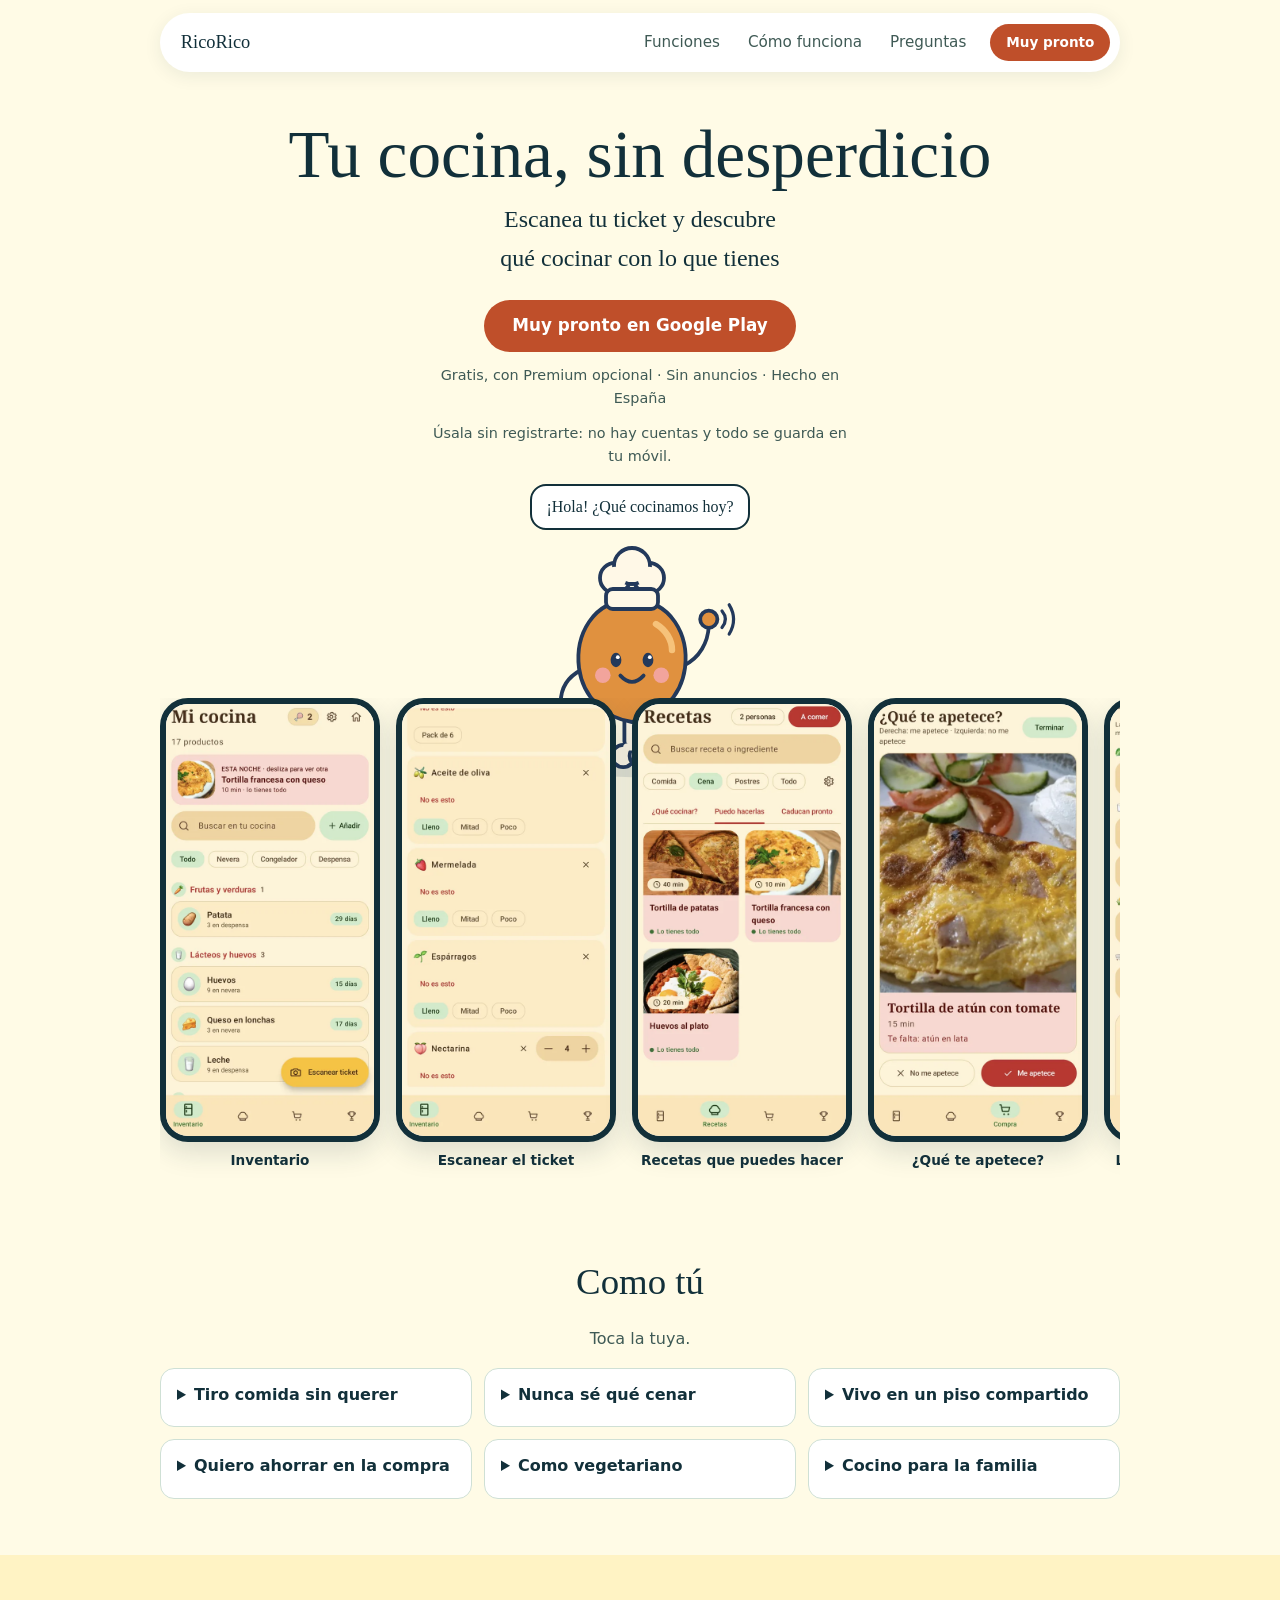
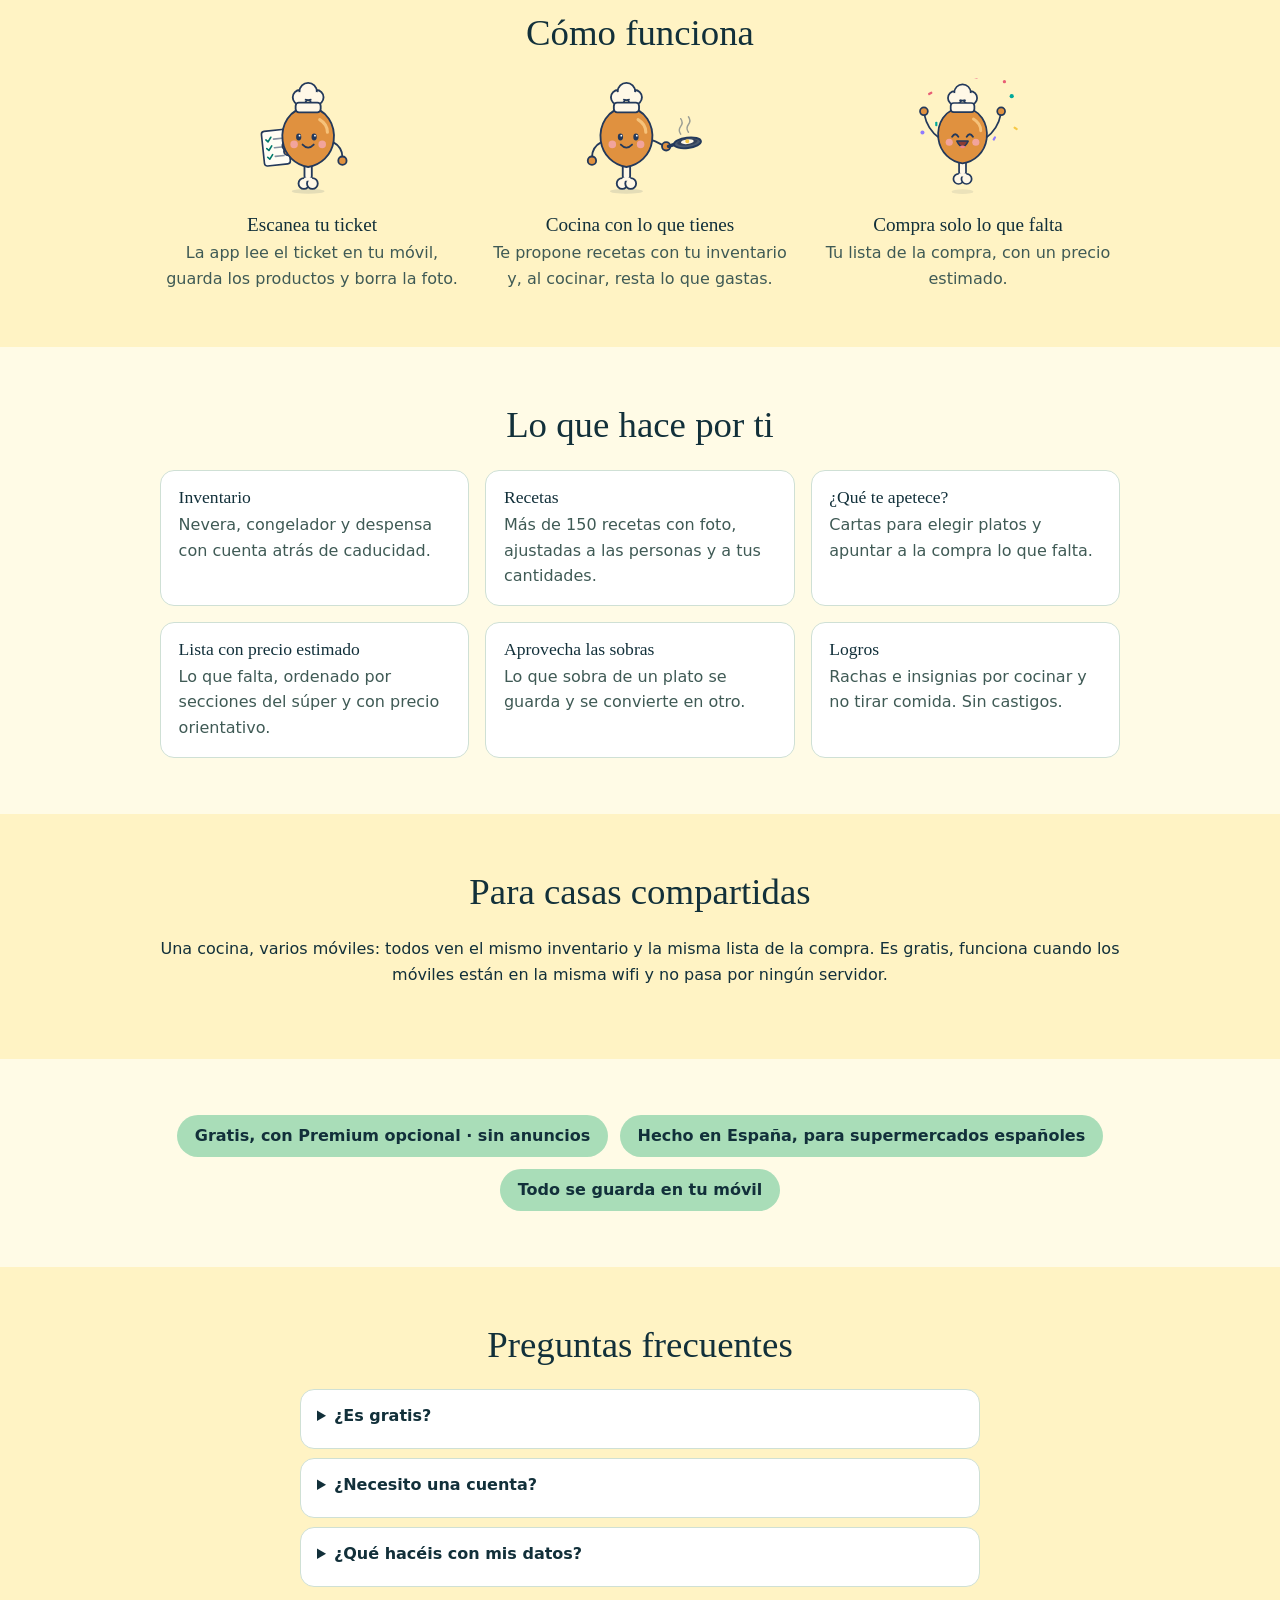
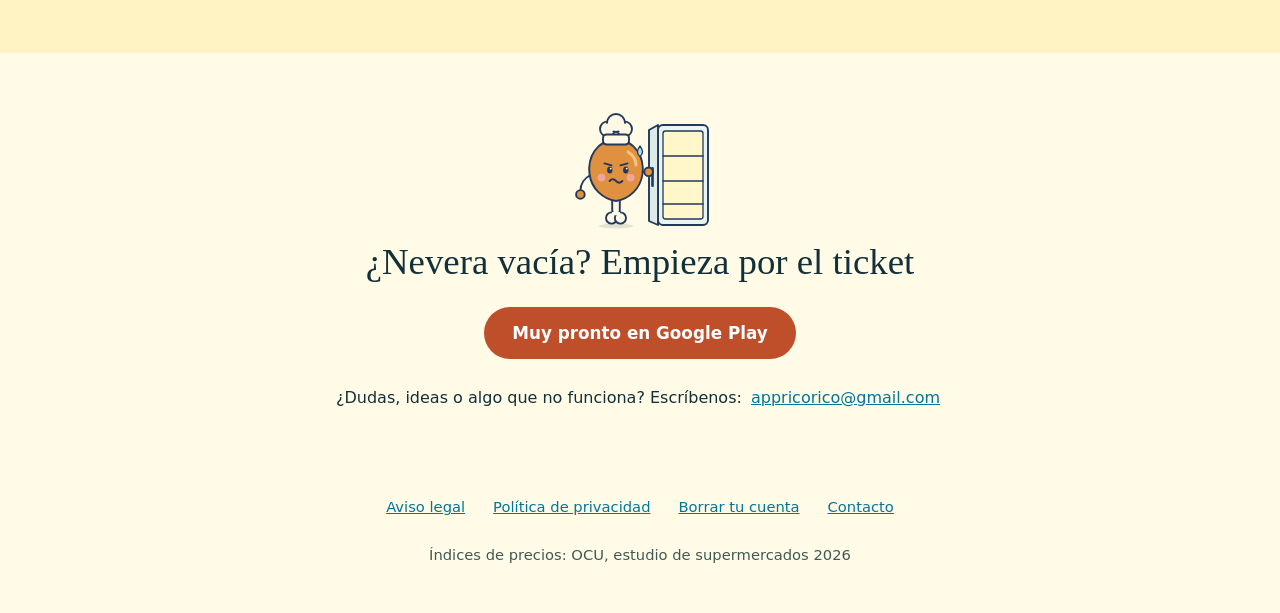
<file: index.html>
<!doctype html>
<html lang="es">
<head>
<meta charset="utf-8">
<meta http-equiv="Content-Security-Policy" content="default-src 'none'; img-src 'self' data:; style-src 'self' 'unsafe-inline'; script-src 'self'; base-uri 'none'; form-action 'none'">
<meta name="referrer" content="strict-origin-when-cross-origin">
<meta name="viewport" content="width=device-width, initial-scale=1">
<title>RicoRico: escanea tu ticket y descubre qué cocinar</title>
<meta name="description" content="RicoRico lee el ticket de la compra en tu móvil, lleva el inventario de tu cocina y te propone recetas con lo que tienes. Sin cuenta obligatoria.">
<meta name="theme-color" content="#FFFBE6">
<link rel="icon" href="img/favicon.ico" sizes="any">
<link rel="apple-touch-icon" href="img/apple-touch-icon.png">
<link rel="canonical" href="https://5pabos.github.io/ricorico-web/">
<meta property="og:type" content="website">
<meta property="og:site_name" content="RicoRico">
<meta property="og:locale" content="es_ES">
<meta property="og:title" content="RicoRico: escanea tu ticket y descubre qué cocinar">
<meta property="og:description" content="Lee el ticket en tu móvil, lleva el inventario de tu cocina y te propone recetas con lo que tienes. Sin cuenta obligatoria.">
<meta property="og:url" content="https://5pabos.github.io/ricorico-web/">
<meta property="og:image" content="https://5pabos.github.io/ricorico-web/img/compartir.png">
<meta property="og:image:width" content="1200">
<meta property="og:image:height" content="630">
<meta property="og:image:alt" content="Icono de RicoRico y la frase: escanea tu ticket y descubre qué cocinar con lo que tienes">
<meta name="twitter:card" content="summary_large_image">
<meta name="twitter:title" content="RicoRico: escanea tu ticket y descubre qué cocinar">
<meta name="twitter:description" content="Lee el ticket en tu móvil, lleva el inventario de tu cocina y te propone recetas con lo que tienes. Sin cuenta obligatoria.">
<meta name="twitter:image" content="https://5pabos.github.io/ricorico-web/img/compartir.png">
<script type="application/ld+json">
{"@context":"https://schema.org","@type":"SoftwareApplication","name":"RicoRico","operatingSystem":"Android","applicationCategory":"LifestyleApplication","inLanguage":"es","url":"https://5pabos.github.io/ricorico-web/","image":"https://5pabos.github.io/ricorico-web/img/icono-192.png","description":"Escanea el ticket de la compra, lleva el inventario de tu cocina y descubre qué cocinar con lo que tienes."}
</script>
<link rel="stylesheet" href="css/estilo.css">
<link rel="stylesheet" href="css/inicio.css">
</head>
<body>
<a class="saltar" href="#principal">Saltar al contenido</a>
<header class="cabecera">
  <div class="contenedor">
    <a class="marca" href="./">RicoRico</a>
    <nav class="menu" aria-label="Principal">
      <a href="#funciones">Funciones</a>
      <a href="#como-funciona">Cómo funciona</a>
      <a href="#preguntas">Preguntas</a>
      <!-- Cuando la app esté publicada: cambiar «Muy pronto» por «Descargar» y poner el enlace de Google Play -->
      <span class="cta cta-mini" role="note">Muy pronto</span>
    </nav>
  </div>
</header>

<main id="principal">
  <section class="portada">
    <div class="contenedor hero">
      <div class="hero-texto">
        <h1>Tu cocina, sin desperdicio</h1>
        <p class="lema">Escanea tu ticket y descubre qué cocinar con lo que tienes</p>
        <!-- Cuando la app esté publicada: cambiar este <span> por <a class="cta" href="ENLACE-DE-GOOGLE-PLAY">Descargar en Google Play</a> -->
        <span class="cta" role="note">Muy pronto en Google Play</span>
        <p class="pie-cta">Gratis, con Premium opcional · Sin anuncios · Hecho en España</p>
        <p class="pie-cta">Úsala sin registrarte: no hay cuentas y todo se guarda en tu móvil.</p>
      </div>
      <div class="hero-rico">
        <p class="globo">¡Hola! ¿Qué cocinamos hoy?</p>
        <img src="mascota/saludando.svg" width="216" height="248" fetchpriority="high" decoding="async" alt="Rico, la mascota de RicoRico: un muslito de pollo con gorro de cocinero, saludando">
      </div>
    </div>
    <!-- Más capturas (escanear, compra con precio estimado): copiar el <li> de arriba con la nueva imagen en img/capturas/ -->
    <div class="contenedor">
      <ul class="carrusel" aria-label="Pantallas de la app (desliza)">
        <li><figure class="movil"><div class="pantalla"><img class="captura" src="img/capturas/inventario.webp" width="270" height="544" loading="lazy" alt="Pantalla de inventario de RicoRico con los productos agrupados por categoría"></div><figcaption>Inventario</figcaption></figure></li>
        <li><figure class="movil"><div class="pantalla"><img class="captura" src="img/capturas/escanear.webp" width="270" height="544" loading="lazy" alt="Revisión de un ticket escaneado con los productos reconocidos y sus cantidades"></div><figcaption>Escanear el ticket</figcaption></figure></li>
        <li><figure class="movil"><div class="pantalla"><img class="captura" src="img/capturas/recetas.webp" width="270" height="544" loading="lazy" alt="Pantalla de recetas con los platos que puedes cocinar con lo que tienes"></div><figcaption>Recetas que puedes hacer</figcaption></figure></li>
        <li><figure class="movil"><div class="pantalla"><img class="captura" src="img/capturas/apetece.webp" width="270" height="544" loading="lazy" alt="Carta de receta para elegir plato, con lo que te falta"></div><figcaption>¿Qué te apetece?</figcaption></figure></li>
        <li><figure class="movil"><div class="pantalla"><img class="captura" src="img/capturas/compra.webp" width="270" height="544" loading="lazy" alt="Lista de la compra por secciones del súper con un precio estimado"></div><figcaption>Lista con precio estimado</figcaption></figure></li>
        <li><figure class="movil"><div class="pantalla"><img class="captura" src="img/capturas/receta.webp" width="270" height="544" loading="lazy" alt="Detalle de una receta con personas e ingredientes"></div><figcaption>Receta a tu medida</figcaption></figure></li>
      </ul>
    </div>
  </section>

  <section class="seccion" id="como-tu">
    <div class="contenedor">
      <h2>Como tú</h2>
      <p class="sub">Toca la tuya.</p>
      <div class="situaciones">
        <details><summary>Tiro comida sin querer</summary><p>Rico te avisa de lo que caduca pronto y te propone platos para gastarlo antes.</p></details>
        <details><summary>Nunca sé qué cenar</summary><p>Con lo que tienes en casa, la app te enseña qué puedes cocinar ahora y qué te falta para otros platos.</p></details>
        <details><summary>Vivo en un piso compartido</summary><p>Comparte la cocina entre varios móviles con la casa compartida, gratis.</p></details>
        <details><summary>Quiero ahorrar en la compra</summary><p>Compras solo lo que falta y ves un precio estimado antes de ir al súper.</p></details>
        <details><summary>Como vegetariano</summary><p>Filtros de dieta y alérgenos (orientativos) para ver solo recetas que te encajan.</p></details>
        <details><summary>Cocino para la familia</summary><p>Elige de 1 a 5 personas y las cantidades de la receta se ajustan solas.</p></details>
      </div>
    </div>
  </section>

  <section class="seccion fondo" id="como-funciona">
    <div class="contenedor">
      <h2>Cómo funciona</h2>
      <ol class="pasos">
        <li><img src="mascota/lista.svg" width="108" height="124" loading="lazy" alt=""><h3>Escanea tu ticket</h3><p>La app lee el ticket en tu móvil, guarda los productos y borra la foto.</p></li>
        <li><img src="mascota/cocinando.svg" width="128" height="124" loading="lazy" alt=""><h3>Cocina con lo que tienes</h3><p>Te propone recetas con tu inventario y, al cocinar, resta lo que gastas.</p></li>
        <li><img src="mascota/celebrando.svg" width="112" height="132" loading="lazy" alt=""><h3>Compra solo lo que falta</h3><p>Tu lista de la compra, con un precio estimado.</p></li>
      </ol>
    </div>
  </section>

  <section class="seccion" id="funciones">
    <div class="contenedor">
      <h2>Lo que hace por ti</h2>
      <div class="funciones">
        <article><h3>Inventario</h3><p>Nevera, congelador y despensa con cuenta atrás de caducidad.</p></article>
        <article><h3>Recetas</h3><p>Más de 150 recetas con foto, ajustadas a las personas y a tus cantidades.</p></article>
        <article><h3>¿Qué te apetece?</h3><p>Cartas para elegir platos y apuntar a la compra lo que falta.</p></article>
        <article><h3>Lista con precio estimado</h3><p>Lo que falta, ordenado por secciones del súper y con precio orientativo.</p></article>
        <article><h3>Aprovecha las sobras</h3><p>Lo que sobra de un plato se guarda y se convierte en otro.</p></article>
        <article><h3>Logros</h3><p>Rachas e insignias por cocinar y no tirar comida. Sin castigos.</p></article>
      </div>
    </div>
  </section>

  <section class="seccion fondo" id="casas">
    <div class="contenedor centro">
      <h2>Para casas compartidas</h2>
      <p>Una cocina, varios móviles: todos ven el mismo inventario y la misma lista de la compra. Es gratis, funciona cuando los móviles están en la misma wifi y no pasa por ningún servidor.</p>
    </div>
  </section>

  <section class="seccion" id="confianza">
    <div class="contenedor">
      <ul class="sellos">
        <li>Gratis, con Premium opcional · sin anuncios</li>
        <li>Hecho en España, para supermercados españoles</li>
        <li>Todo se guarda en tu móvil</li>
      </ul>
      <!-- Opiniones reales: cuando haya testers que quieran, ponerlas aquí con su permiso. No inventar nombres ni cifras. -->
    </div>
  </section>

  <section class="seccion fondo" id="preguntas">
    <div class="contenedor estrecho">
      <h2>Preguntas frecuentes</h2>
      <details><summary>¿Es gratis?</summary><p>Sí. La app es gratis y tiene algunos límites (por ejemplo, el número de tickets que escaneas al mes). Más adelante habrá un Premium opcional para quitarlos. La casa compartida es gratis.</p></details>
      <details><summary>¿Necesito una cuenta?</summary><p>No. No hay cuentas: para compartir la cocina basta un código y estar en la misma wifi.</p></details>
      <details><summary>¿Qué hacéis con mis datos?</summary><p>Se guardan en tu móvil y no necesitas cuenta para usar la app. De cada ticket solo queda el texto: la foto se borra. Si compartes casa, los datos pasan entre vuestros móviles por la wifi, cifrados; si lo activas, también por internet, cifrados en tu móvil, así que nuestro servidor no puede leerlos. La cuenta con Google, la copia de seguridad en la nube y compartir lo que aprendes son opcionales y están apagadas hasta que las actives. Más detalle en la <a href="privacidad.html">política de privacidad</a>.</p></details>
    </div>
  </section>

  <section class="seccion" id="contacto">
    <div class="contenedor centro">
      <img src="mascota/nevera-vacia.svg" width="148" height="124" loading="lazy" alt="Rico mirando con apuro una nevera vacía">
      <h2>¿Nevera vacía? Empieza por el ticket</h2>
      <span class="cta" role="note">Muy pronto en Google Play</span>
      <p>¿Dudas, ideas o algo que no funciona? Escríbenos:
        <a class="correo" data-u="appricorico" data-d="gmail.com" href="#contacto">appricorico (arroba) gmail.com</a></p>
    </div>
  </section>
</main>

<footer class="pie">
  <div class="contenedor">
    <nav aria-label="Información legal">
      <a href="aviso-legal.html">Aviso legal</a>
      <a href="privacidad.html">Política de privacidad</a><a href="borrar-cuenta.html">Borrar tu cuenta</a>
      <a class="correo" data-u="appricorico" data-d="gmail.com" data-texto="1" href="#contacto">Contacto</a>
    </nav>
    <p>Índices de precios: OCU, estudio de supermercados 2026</p>
  </div>
</footer>
<script src="js/contacto.js" defer></script>
</body>
</html>
</file>
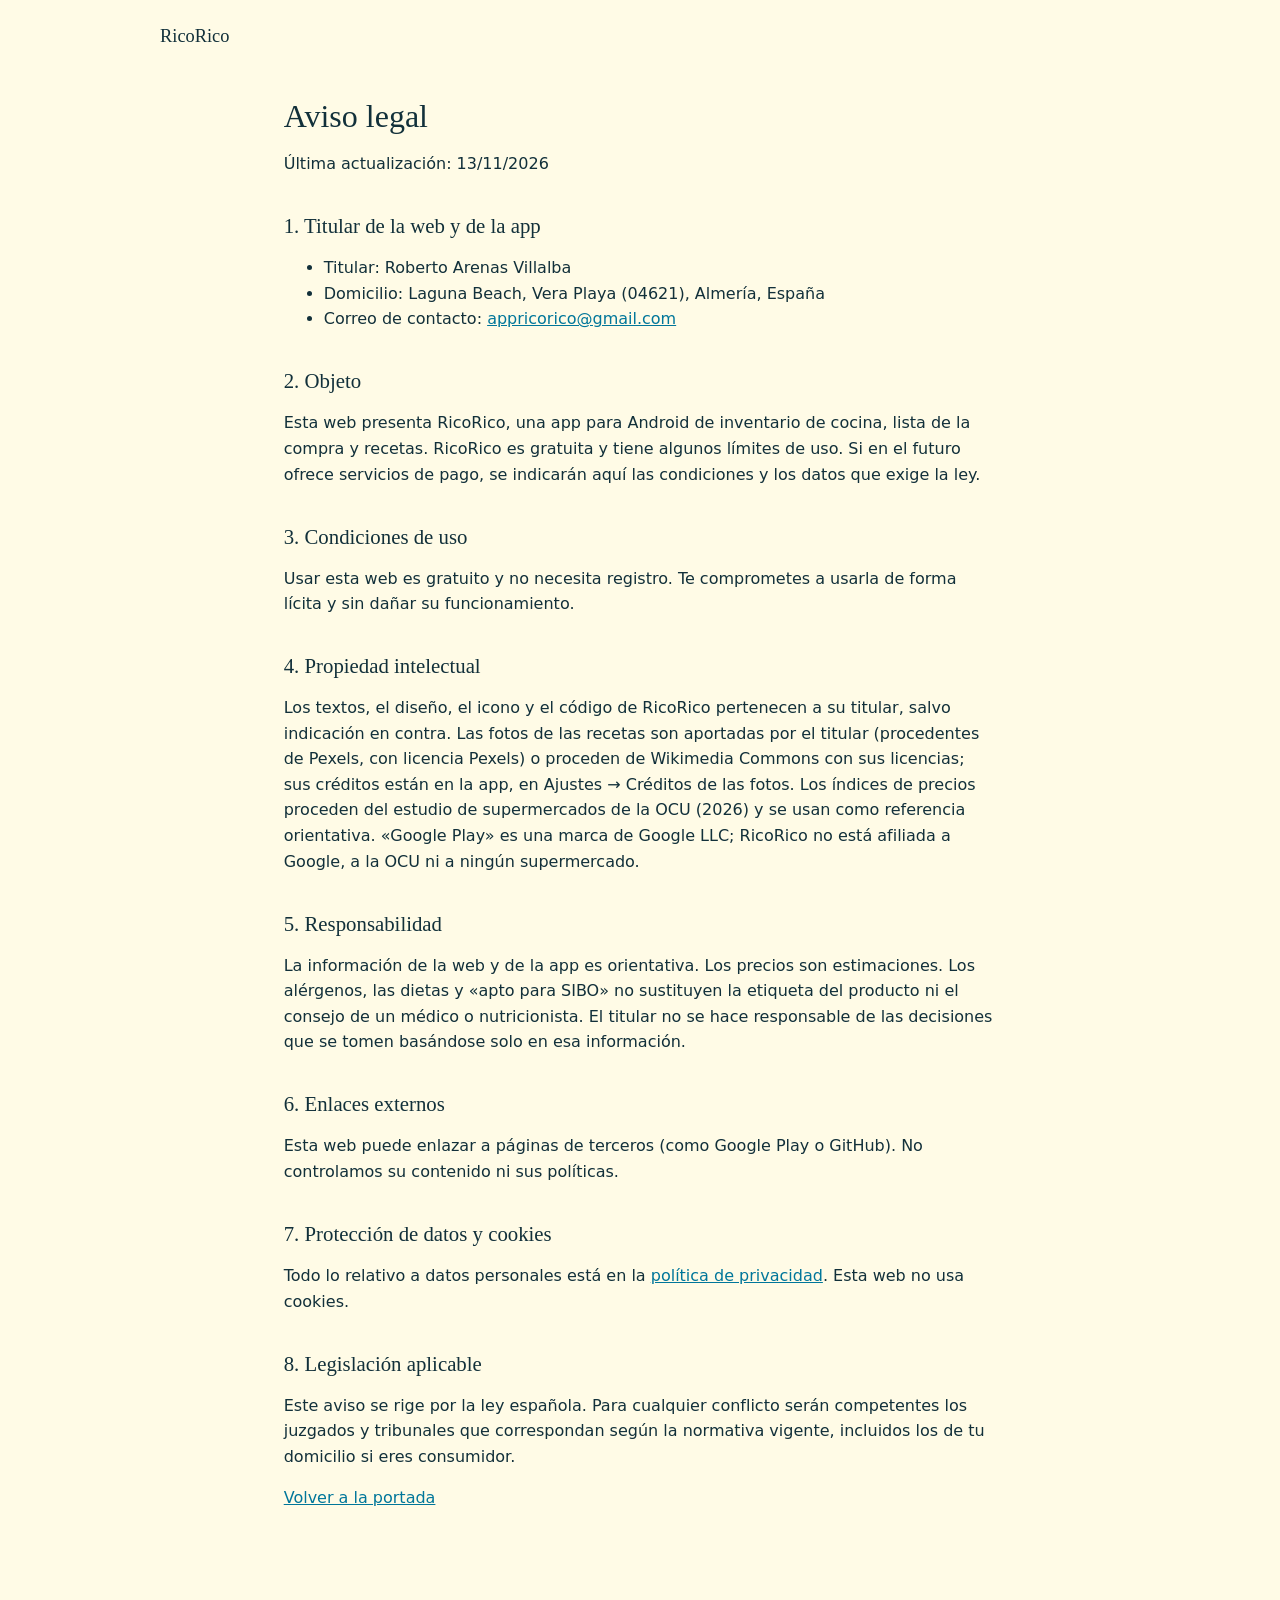
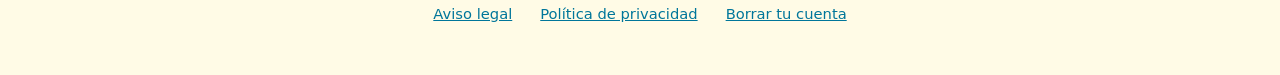
<file: aviso-legal.html>
<!doctype html>
<html lang="es">
<head>
<meta charset="utf-8">
<meta http-equiv="Content-Security-Policy" content="default-src 'none'; img-src 'self' data:; style-src 'self' 'unsafe-inline'; script-src 'self'; base-uri 'none'; form-action 'none'">
<meta name="referrer" content="strict-origin-when-cross-origin">
<meta name="viewport" content="width=device-width, initial-scale=1">
<title>Aviso legal · RicoRico</title>
<meta name="description" content="Aviso legal de RicoRico: quién es el titular de la app y de la web, condiciones de uso, propiedad intelectual y responsabilidad.">
<meta name="theme-color" content="#FFFBE6">
<link rel="icon" href="img/favicon.ico" sizes="any">
<link rel="apple-touch-icon" href="img/apple-touch-icon.png">
<link rel="canonical" href="https://5pabos.github.io/ricorico-web/aviso-legal.html">
<link rel="stylesheet" href="css/estilo.css">
</head>
<body>
<a class="saltar" href="#principal">Saltar al contenido</a>
<header class="cabecera"><div class="contenedor"><a class="marca" href="./">RicoRico</a></div></header>
<main id="principal" class="contenedor texto">
  <h1>Aviso legal</h1>
  <p>Última actualización: 13/11/2026</p>

  <h2>1. Titular de la web y de la app</h2>
  <ul>
    <li>Titular: Roberto Arenas Villalba</li>
    <li>Domicilio: Laguna Beach, Vera Playa (04621), Almería, España</li>
    <li>Correo de contacto: <a class="correo" data-u="appricorico" data-d="gmail.com" href="#">appricorico (arroba) gmail.com</a></li>
  </ul>

  <h2>2. Objeto</h2>
  <p>Esta web presenta RicoRico, una app para Android de inventario de cocina, lista de la compra y recetas. RicoRico es gratuita y tiene algunos límites de uso. Si en el futuro ofrece servicios de pago, se indicarán aquí las condiciones y los datos que exige la ley.</p>

  <h2>3. Condiciones de uso</h2>
  <p>Usar esta web es gratuito y no necesita registro. Te comprometes a usarla de forma lícita y sin dañar su funcionamiento.</p>

  <h2>4. Propiedad intelectual</h2>
  <p>Los textos, el diseño, el icono y el código de RicoRico pertenecen a su titular, salvo indicación en contra. Las fotos de las recetas son aportadas por el titular (procedentes de Pexels, con licencia Pexels) o proceden de Wikimedia Commons con sus licencias; sus créditos están en la app, en Ajustes → Créditos de las fotos. Los índices de precios proceden del estudio de supermercados de la OCU (2026) y se usan como referencia orientativa. «Google Play» es una marca de Google LLC; RicoRico no está afiliada a Google, a la OCU ni a ningún supermercado.</p>

  <h2>5. Responsabilidad</h2>
  <p>La información de la web y de la app es orientativa. Los precios son estimaciones. Los alérgenos, las dietas y «apto para SIBO» no sustituyen la etiqueta del producto ni el consejo de un médico o nutricionista. El titular no se hace responsable de las decisiones que se tomen basándose solo en esa información.</p>

  <h2>6. Enlaces externos</h2>
  <p>Esta web puede enlazar a páginas de terceros (como Google Play o GitHub). No controlamos su contenido ni sus políticas.</p>

  <h2>7. Protección de datos y cookies</h2>
  <p>Todo lo relativo a datos personales está en la <a href="privacidad.html">política de privacidad</a>. Esta web no usa cookies.</p>

  <h2>8. Legislación aplicable</h2>
  <p>Este aviso se rige por la ley española. Para cualquier conflicto serán competentes los juzgados y tribunales que correspondan según la normativa vigente, incluidos los de tu domicilio si eres consumidor.</p>

  <p><a href="./">Volver a la portada</a></p>
</main>
<footer class="pie"><div class="contenedor"><nav aria-label="Información legal"><a href="aviso-legal.html">Aviso legal</a><a href="privacidad.html">Política de privacidad</a><a href="borrar-cuenta.html">Borrar tu cuenta</a></nav></div></footer>
<script src="js/contacto.js" defer></script>
</body>
</html>
</file>
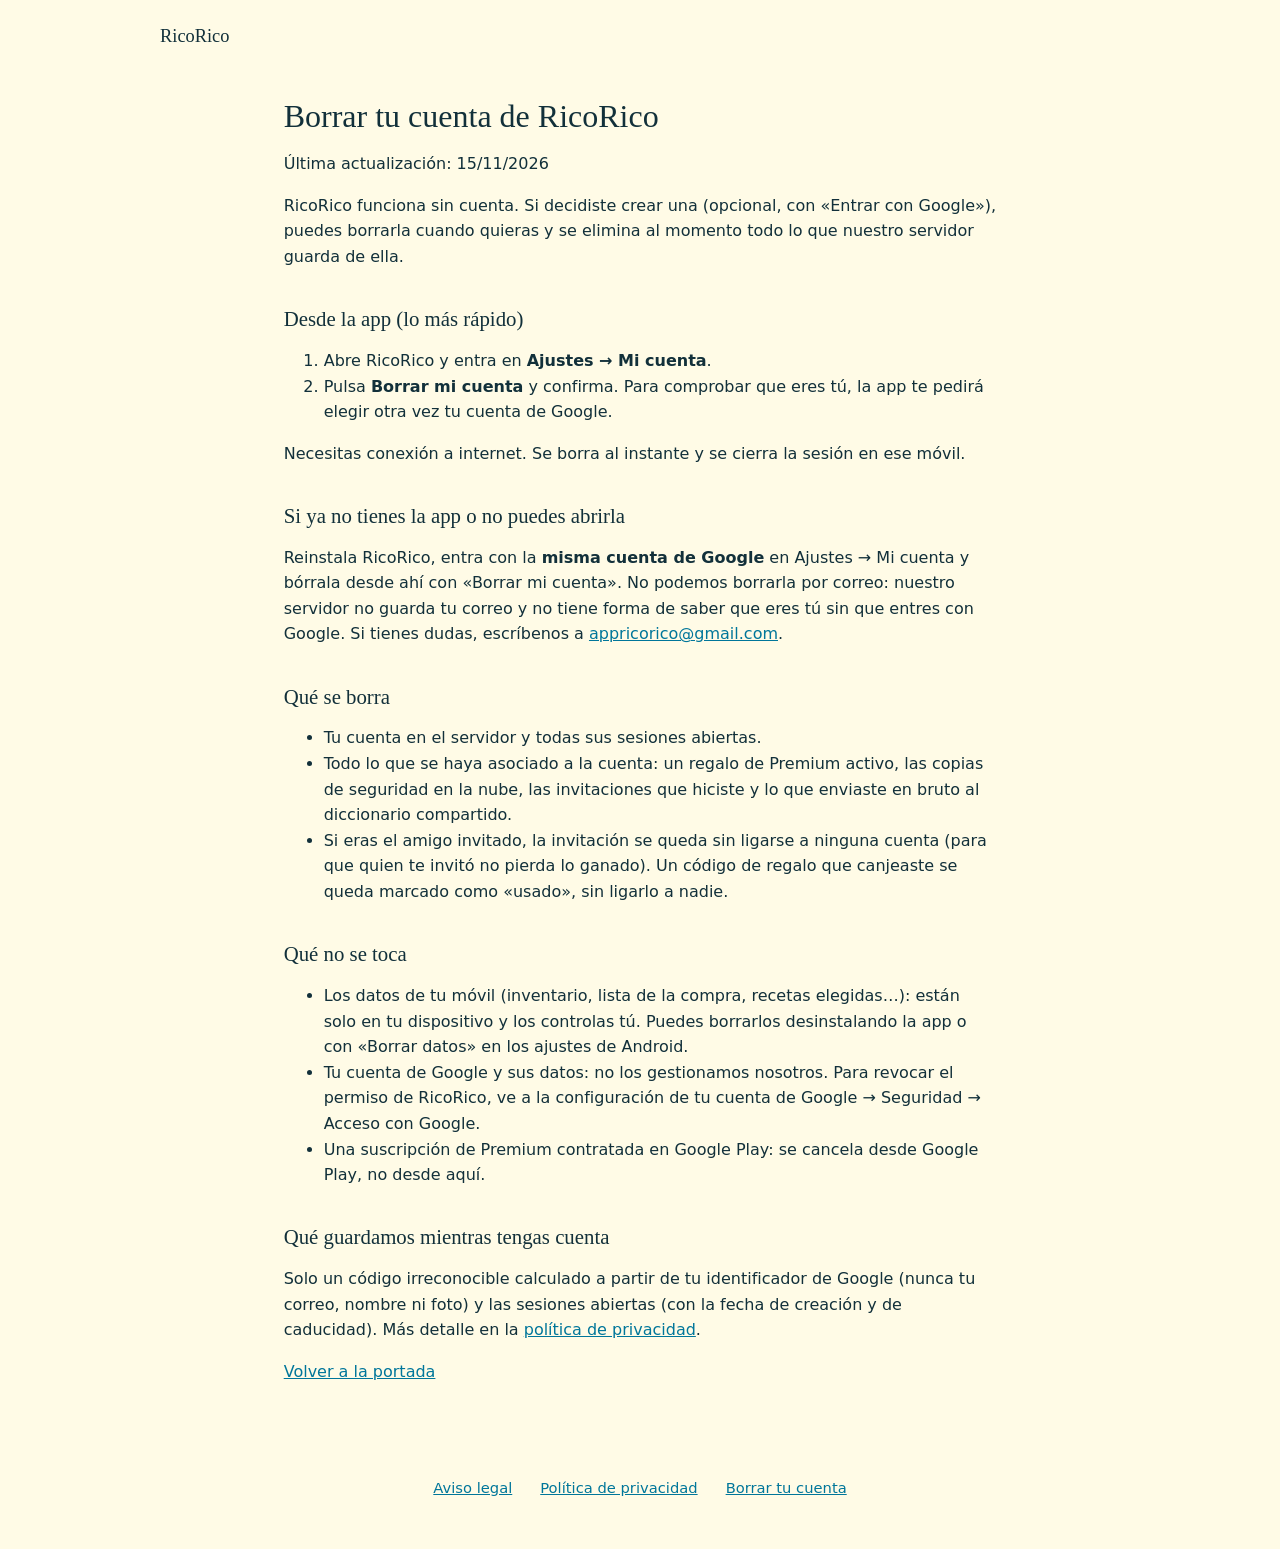
<file: borrar-cuenta.html>
<!doctype html>
<html lang="es">
<head>
<meta charset="utf-8">
<meta http-equiv="Content-Security-Policy" content="default-src 'none'; img-src 'self' data:; style-src 'self' 'unsafe-inline'; script-src 'self'; base-uri 'none'; form-action 'none'">
<meta name="referrer" content="strict-origin-when-cross-origin">
<meta name="viewport" content="width=device-width, initial-scale=1">
<title>Borrar tu cuenta · RicoRico</title>
<meta name="description" content="Cómo borrar tu cuenta de RicoRico y qué datos se eliminan: desde la app o escribiéndonos.">
<meta name="theme-color" content="#FFFBE6">
<link rel="icon" href="img/favicon.ico" sizes="any">
<link rel="apple-touch-icon" href="img/apple-touch-icon.png">
<link rel="canonical" href="https://5pabos.github.io/ricorico-web/borrar-cuenta.html">
<link rel="stylesheet" href="css/estilo.css">
</head>
<body>
<a class="saltar" href="#principal">Saltar al contenido</a>
<header class="cabecera"><div class="contenedor"><a class="marca" href="./">RicoRico</a></div></header>
<main id="principal" class="contenedor texto">
  <h1>Borrar tu cuenta de RicoRico</h1>
  <p>Última actualización: 15/11/2026</p>

  <p>RicoRico funciona sin cuenta. Si decidiste crear una (opcional, con «Entrar con Google»), puedes borrarla cuando quieras y se elimina al momento todo lo que nuestro servidor guarda de ella.</p>

  <h2>Desde la app (lo más rápido)</h2>
  <ol>
    <li>Abre RicoRico y entra en <strong>Ajustes → Mi cuenta</strong>.</li>
    <li>Pulsa <strong>Borrar mi cuenta</strong> y confirma. Para comprobar que eres tú, la app te pedirá elegir otra vez tu cuenta de Google.</li>
  </ol>
  <p>Necesitas conexión a internet. Se borra al instante y se cierra la sesión en ese móvil.</p>

  <h2>Si ya no tienes la app o no puedes abrirla</h2>
  <p>Reinstala RicoRico, entra con la <strong>misma cuenta de Google</strong> en Ajustes → Mi cuenta y bórrala desde ahí con «Borrar mi cuenta». No podemos borrarla por correo: nuestro servidor no guarda tu correo y no tiene forma de saber que eres tú sin que entres con Google. Si tienes dudas, escríbenos a <a class="correo" data-u="appricorico" data-d="gmail.com" href="#">appricorico (arroba) gmail.com</a>.</p>

  <h2>Qué se borra</h2>
  <ul>
    <li>Tu cuenta en el servidor y todas sus sesiones abiertas.</li>
    <li>Todo lo que se haya asociado a la cuenta: un regalo de Premium activo, las copias de seguridad en la nube, las invitaciones que hiciste y lo que enviaste en bruto al diccionario compartido.</li>
    <li>Si eras el amigo invitado, la invitación se queda sin ligarse a ninguna cuenta (para que quien te invitó no pierda lo ganado). Un código de regalo que canjeaste se queda marcado como «usado», sin ligarlo a nadie.</li>
  </ul>

  <h2>Qué no se toca</h2>
  <ul>
    <li>Los datos de tu móvil (inventario, lista de la compra, recetas elegidas…): están solo en tu dispositivo y los controlas tú. Puedes borrarlos desinstalando la app o con «Borrar datos» en los ajustes de Android.</li>
    <li>Tu cuenta de Google y sus datos: no los gestionamos nosotros. Para revocar el permiso de RicoRico, ve a la configuración de tu cuenta de Google → Seguridad → Acceso con Google.</li>
    <li>Una suscripción de Premium contratada en Google Play: se cancela desde Google Play, no desde aquí.</li>
  </ul>

  <h2>Qué guardamos mientras tengas cuenta</h2>
  <p>Solo un código irreconocible calculado a partir de tu identificador de Google (nunca tu correo, nombre ni foto) y las sesiones abiertas (con la fecha de creación y de caducidad). Más detalle en la <a href="privacidad.html">política de privacidad</a>.</p>

  <p><a href="./">Volver a la portada</a></p>
</main>
<footer class="pie"><div class="contenedor"><nav aria-label="Información legal"><a href="aviso-legal.html">Aviso legal</a><a href="privacidad.html">Política de privacidad</a><a href="borrar-cuenta.html">Borrar tu cuenta</a></nav></div></footer>
<script src="js/contacto.js" defer></script>
</body>
</html>
</file>
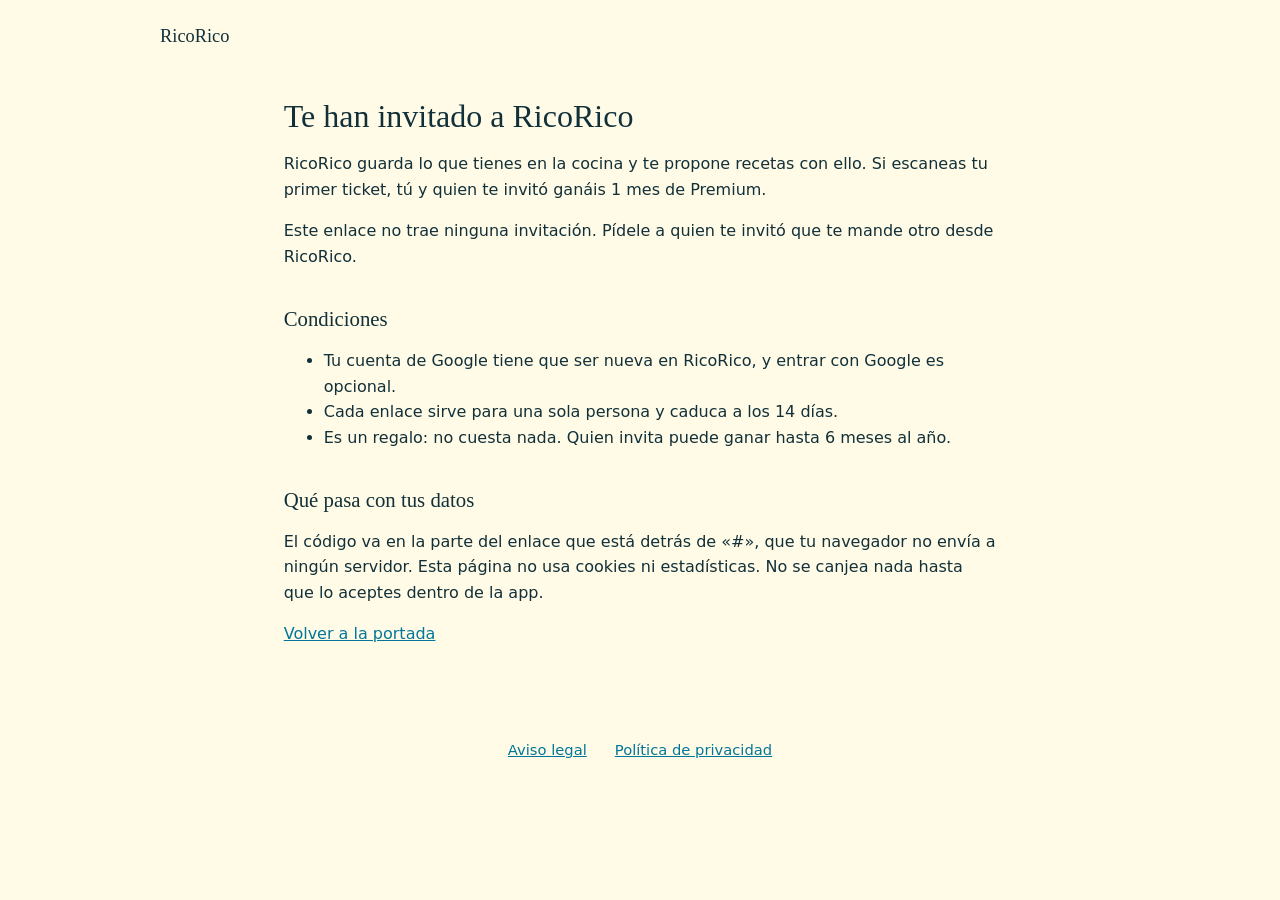
<file: invita.html>
<!doctype html>
<html lang="es">
<head>
<meta charset="utf-8">
<meta http-equiv="Content-Security-Policy" content="default-src 'none'; img-src 'self' data:; style-src 'self' 'unsafe-inline'; script-src 'self'; base-uri 'none'; form-action 'none'">
<meta name="referrer" content="no-referrer">
<meta name="robots" content="noindex">
<meta name="viewport" content="width=device-width, initial-scale=1">
<title>Te han invitado a RicoRico</title>
<meta name="theme-color" content="#FFFBE6">
<link rel="icon" href="img/favicon.ico" sizes="any">
<link rel="stylesheet" href="css/estilo.css">
</head>
<body>
<a class="saltar" href="#principal">Saltar al contenido</a>
<header class="cabecera"><div class="contenedor"><a class="marca" href="./">RicoRico</a></div></header>
<main id="principal" class="contenedor texto">
  <h1>Te han invitado a RicoRico</h1>
  <p>RicoRico guarda lo que tienes en la cocina y te propone recetas con ello. Si escaneas tu primer ticket, tú y quien te invitó ganáis 1 mes de Premium.</p>

  <p id="con-codigo" hidden>
    <a id="abrir" href="#" style="display:inline-block;padding:14px 22px;background:#23395B;color:#fff;border-radius:12px;text-decoration:none;font-weight:700">Abrir en RicoRico</a>
  </p>
  <p id="sin-codigo" hidden>Este enlace no trae ninguna invitación. Pídele a quien te invitó que te mande otro desde RicoRico.</p>

  <h2>Condiciones</h2>
  <ul>
    <li>Tu cuenta de Google tiene que ser nueva en RicoRico, y entrar con Google es opcional.</li>
    <li>Cada enlace sirve para una sola persona y caduca a los 14 días.</li>
    <li>Es un regalo: no cuesta nada. Quien invita puede ganar hasta 6 meses al año.</li>
  </ul>

  <h2>Qué pasa con tus datos</h2>
  <p>El código va en la parte del enlace que está detrás de «#», que tu navegador no envía a ningún servidor. Esta página no usa cookies ni estadísticas. No se canjea nada hasta que lo aceptes dentro de la app.</p>
  <p><a href="./">Volver a la portada</a></p>
</main>
<footer class="pie"><div class="contenedor"><nav aria-label="Información legal"><a href="aviso-legal.html">Aviso legal</a><a href="privacidad.html">Política de privacidad</a></nav></div></footer>
<script src="js/invita.js" defer></script>
</body>
</html>
</file>
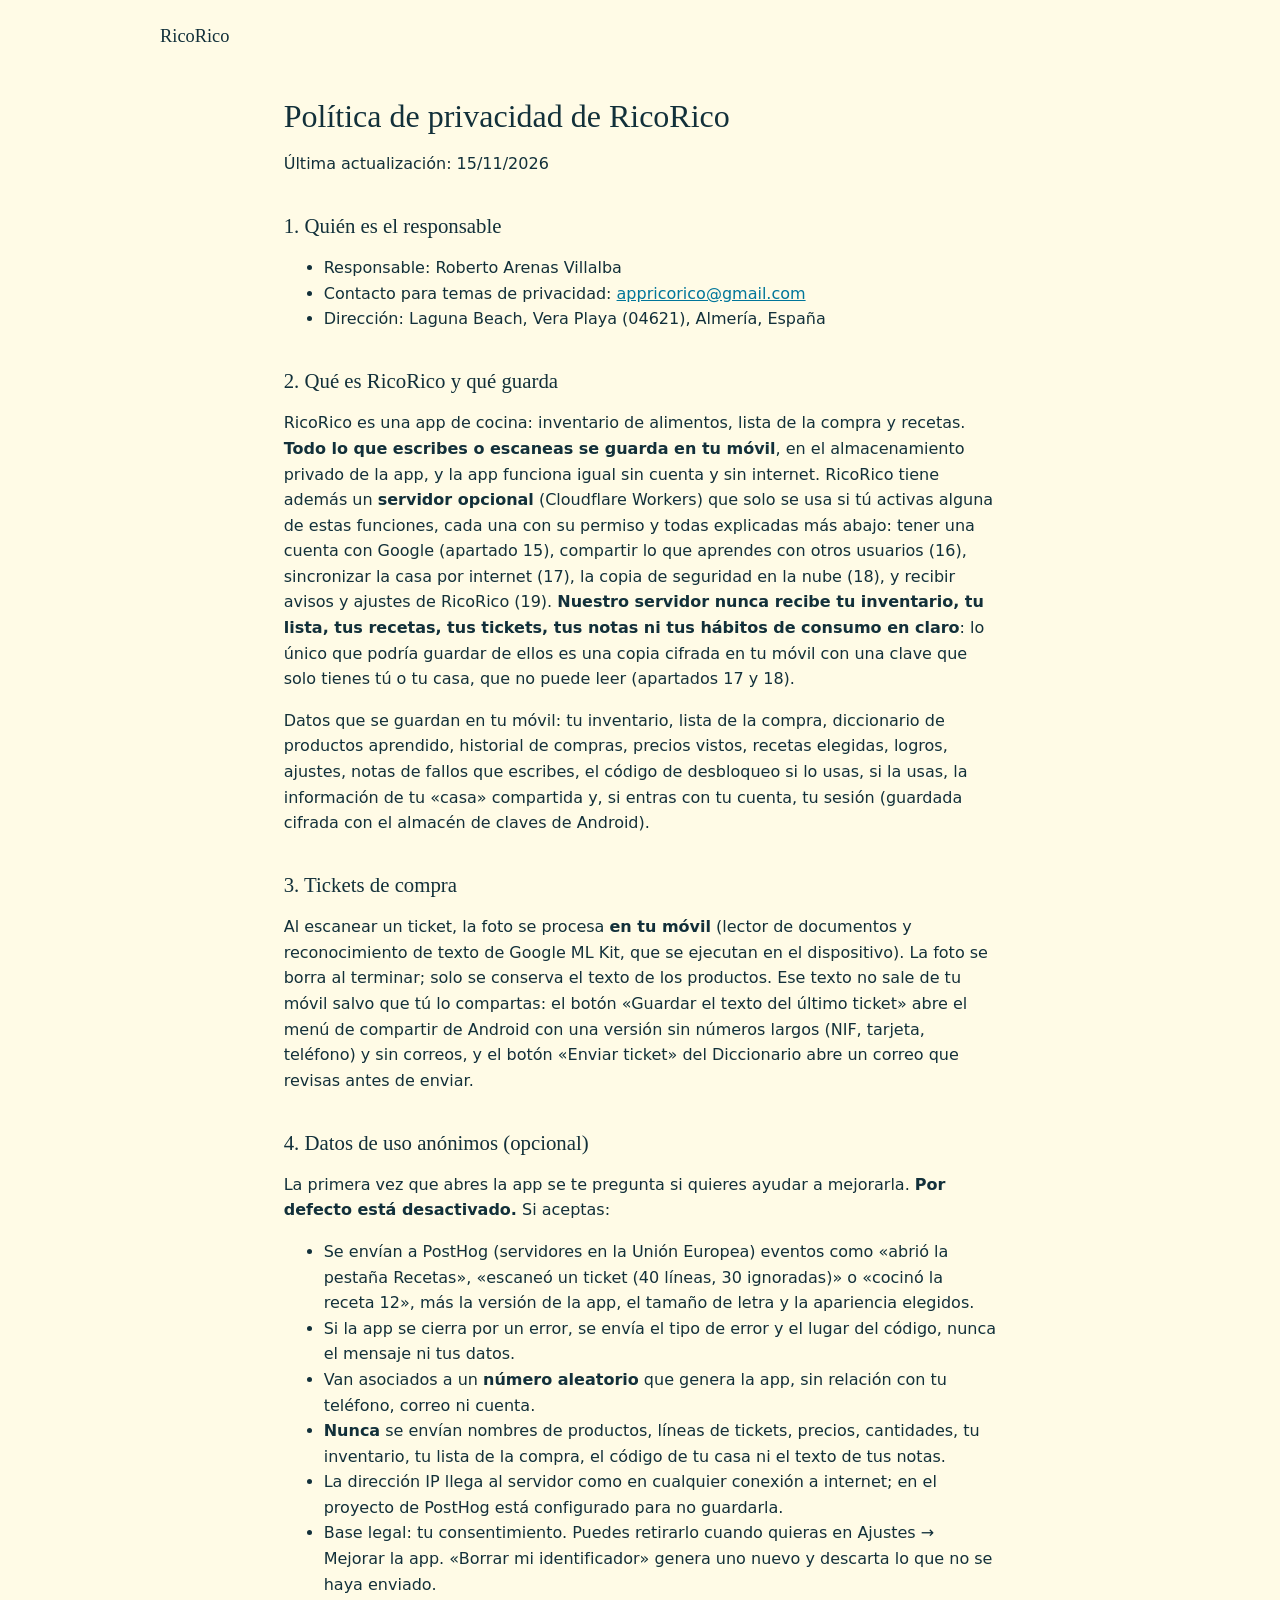
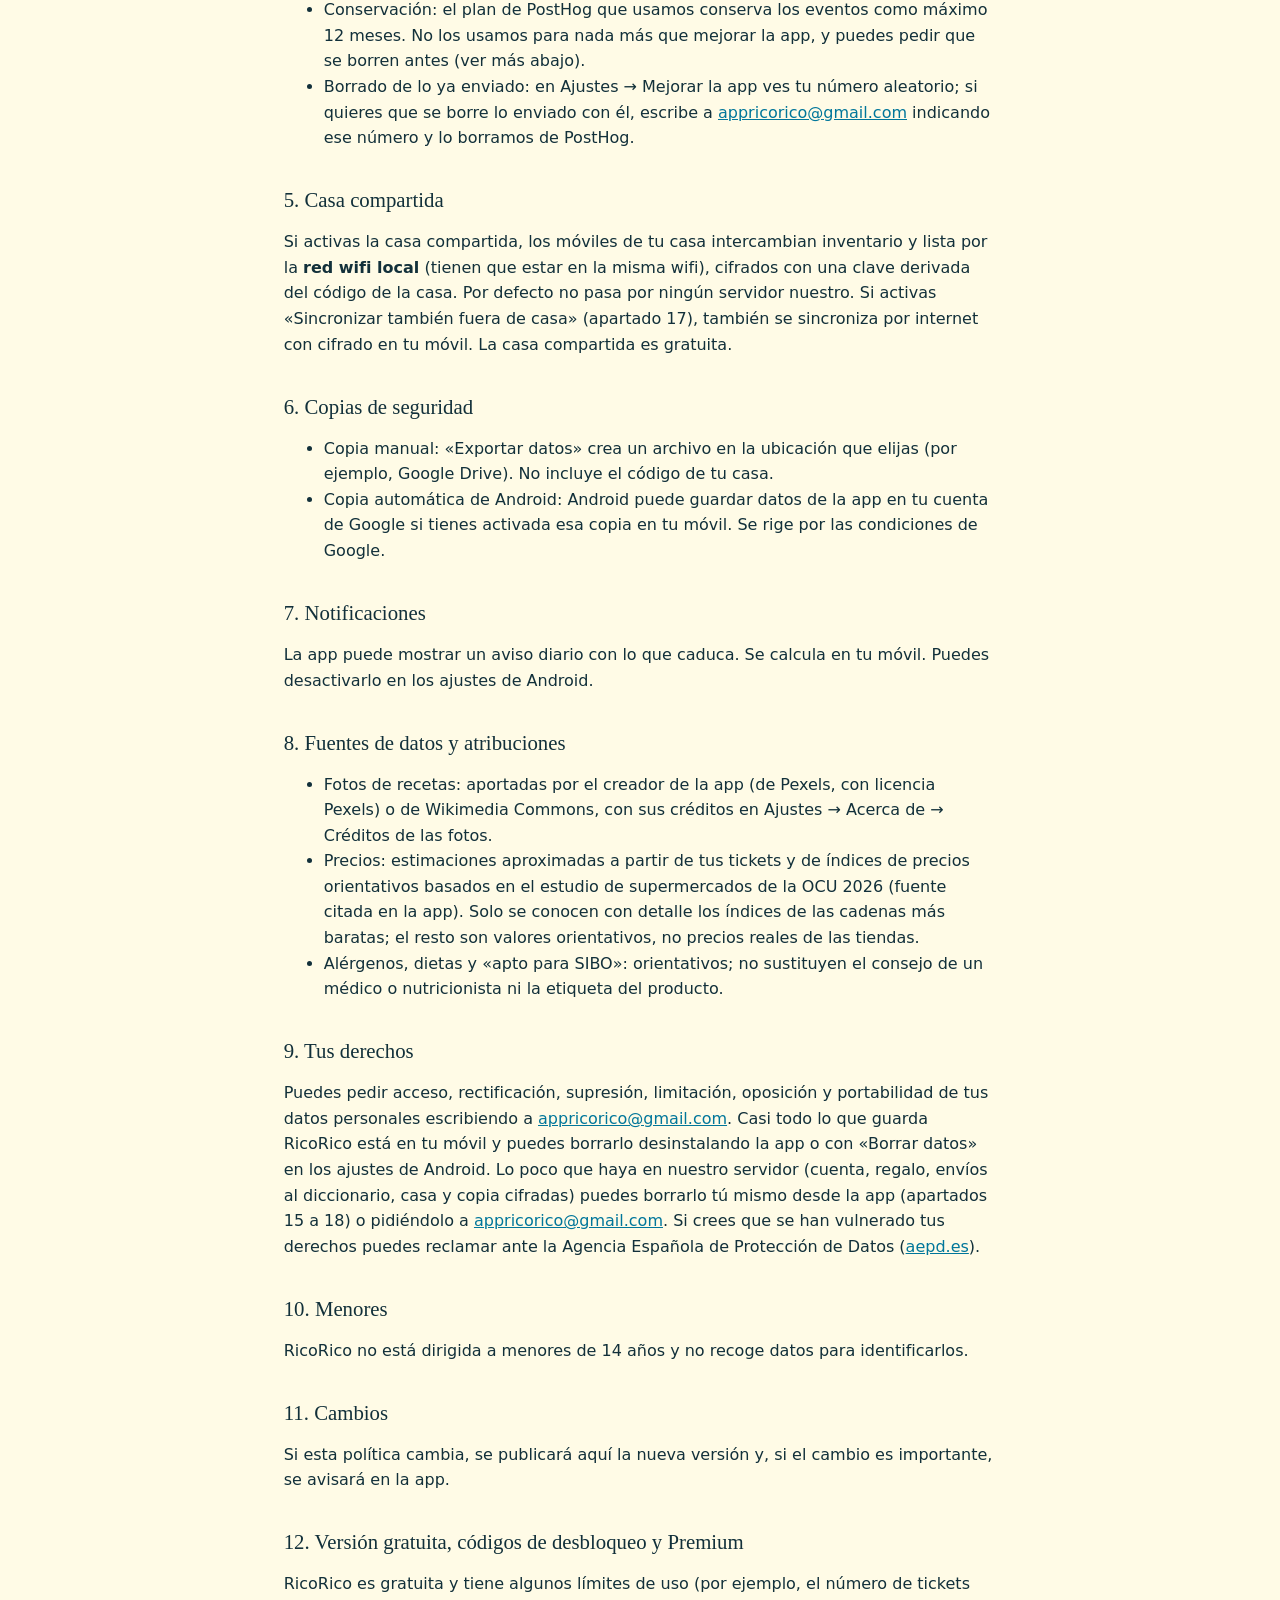
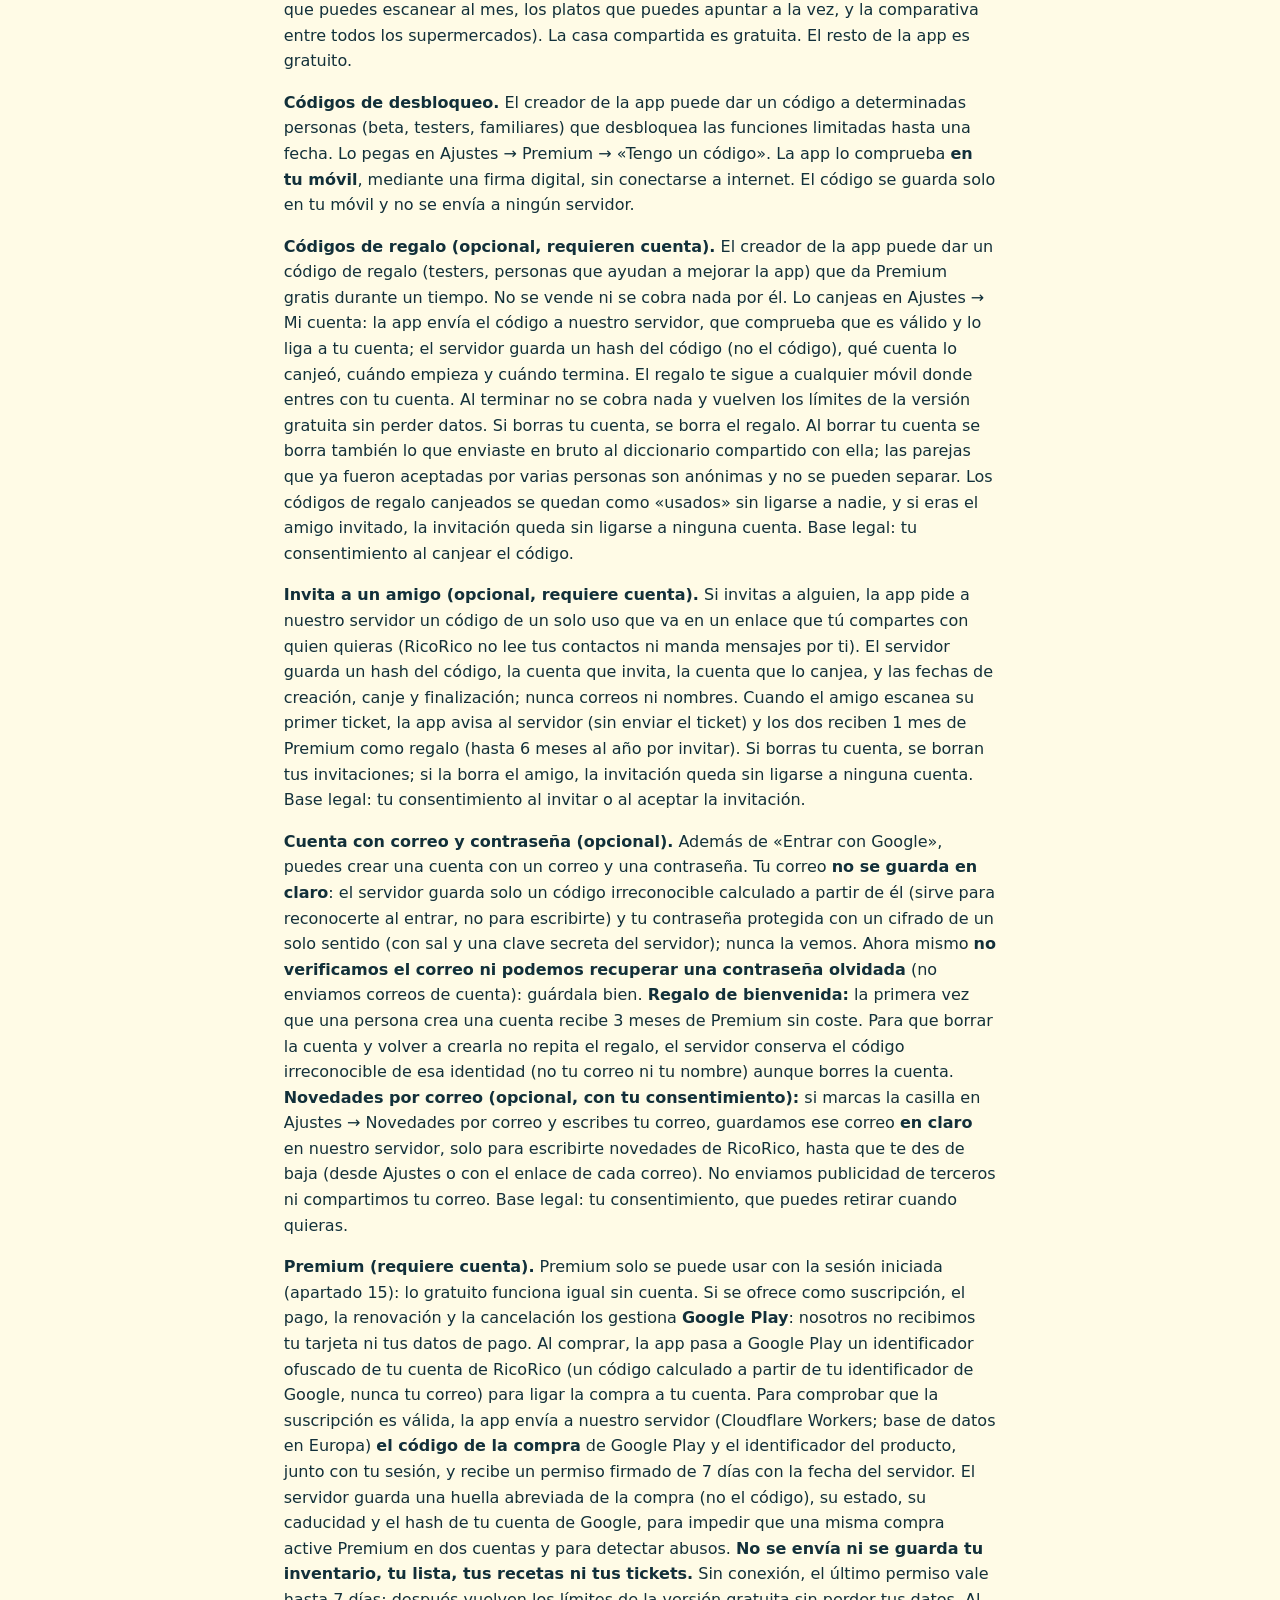
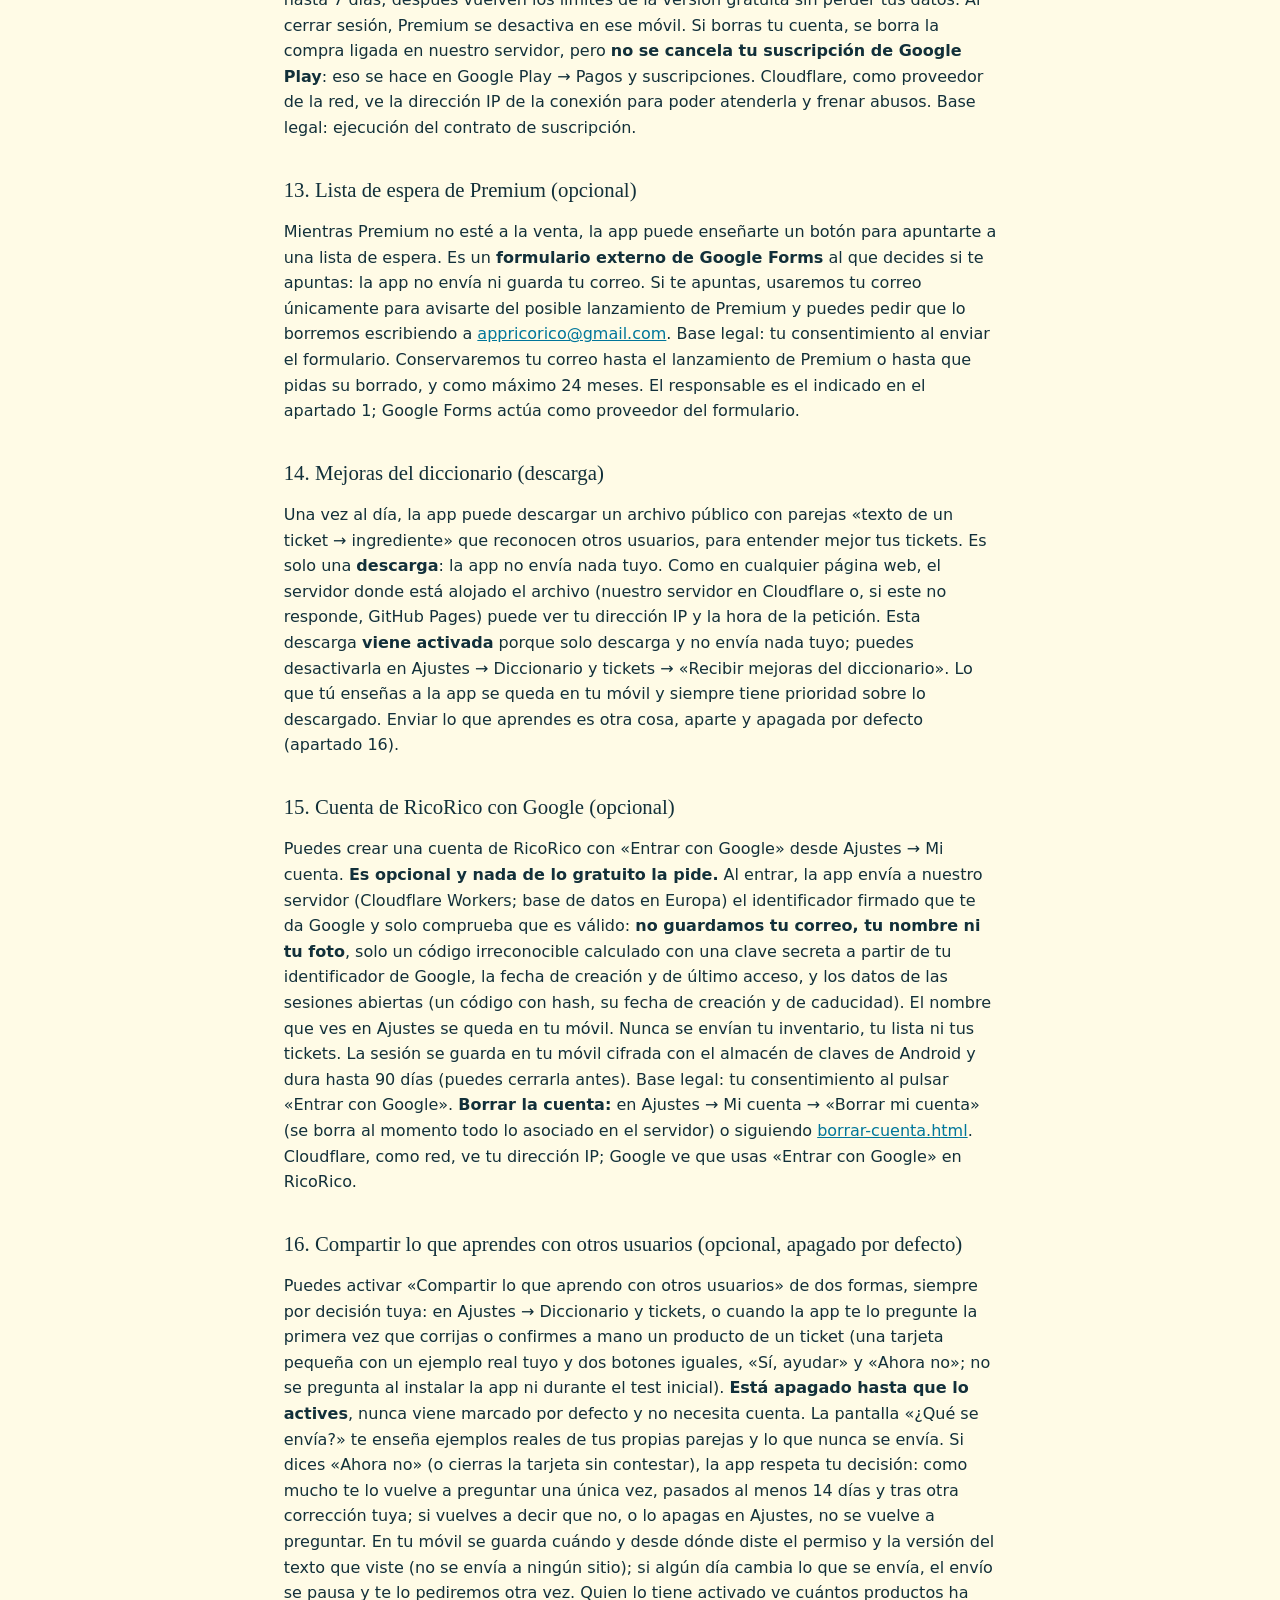
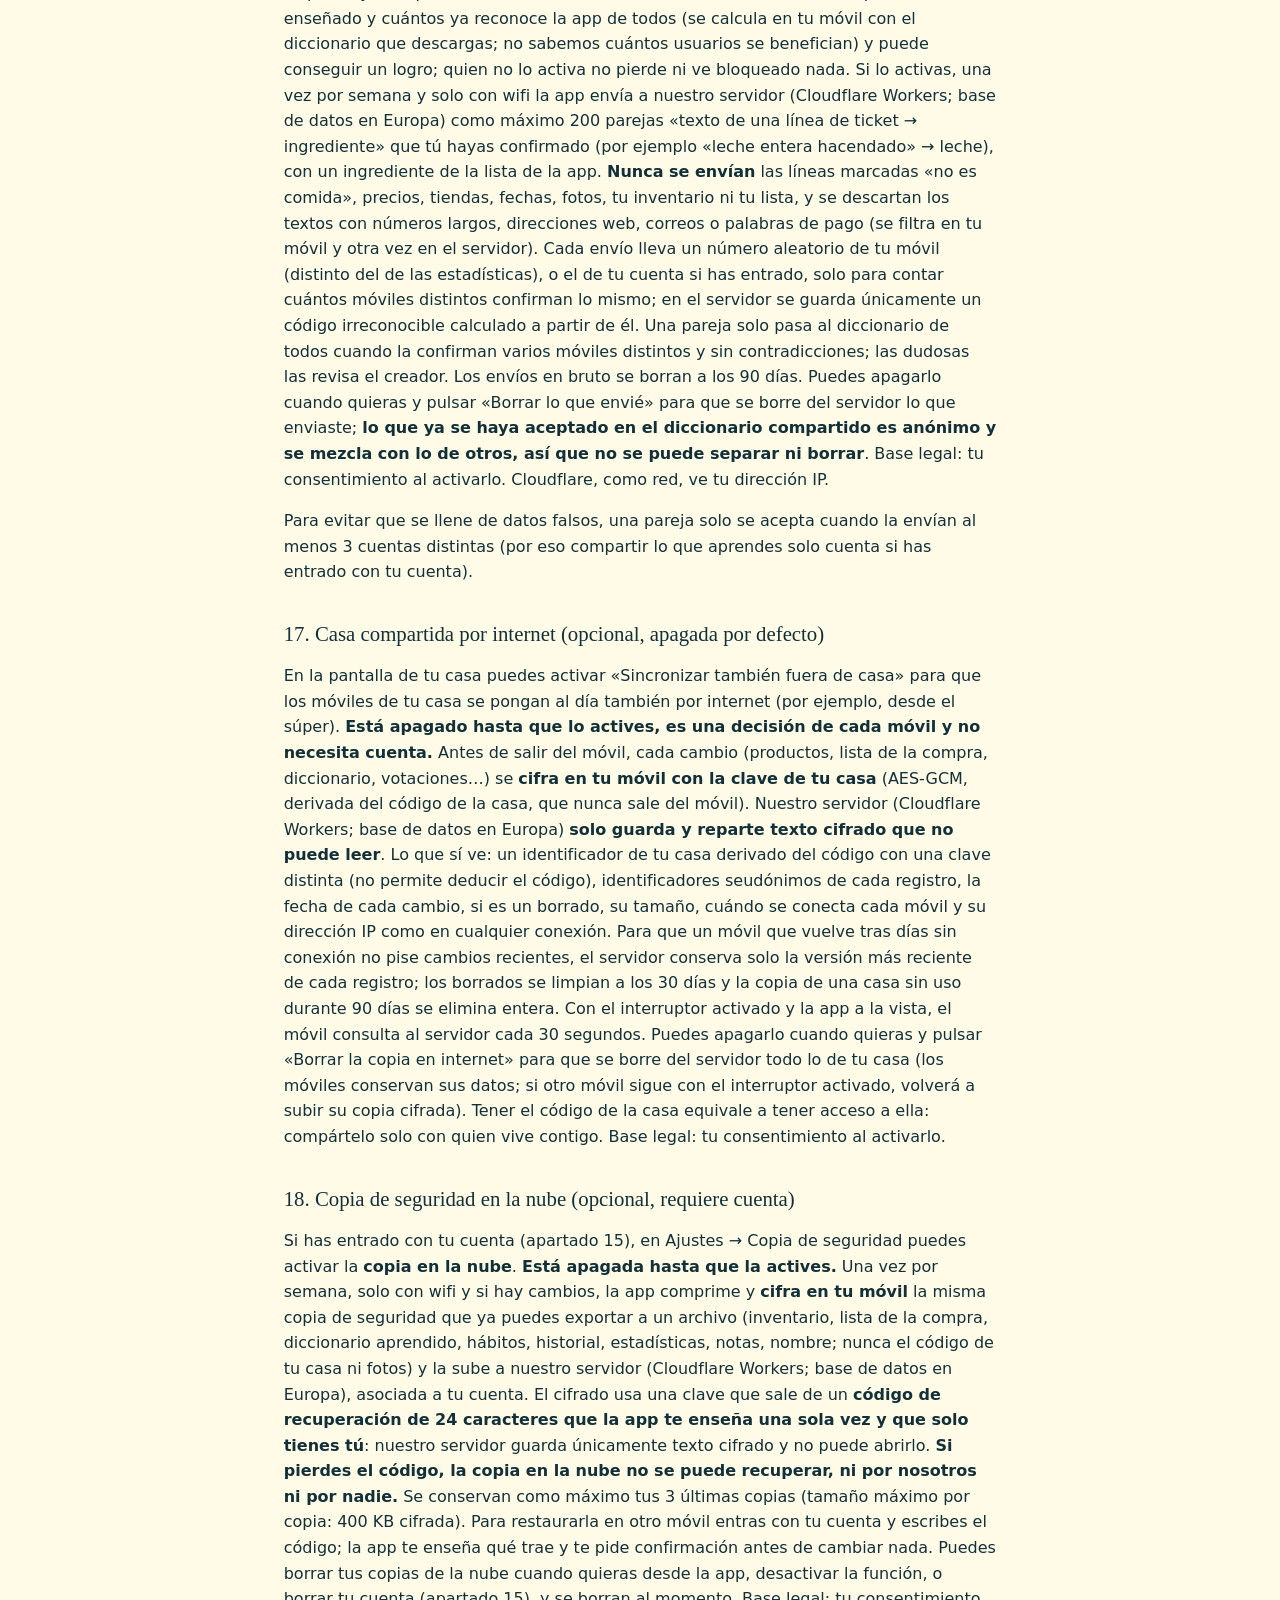
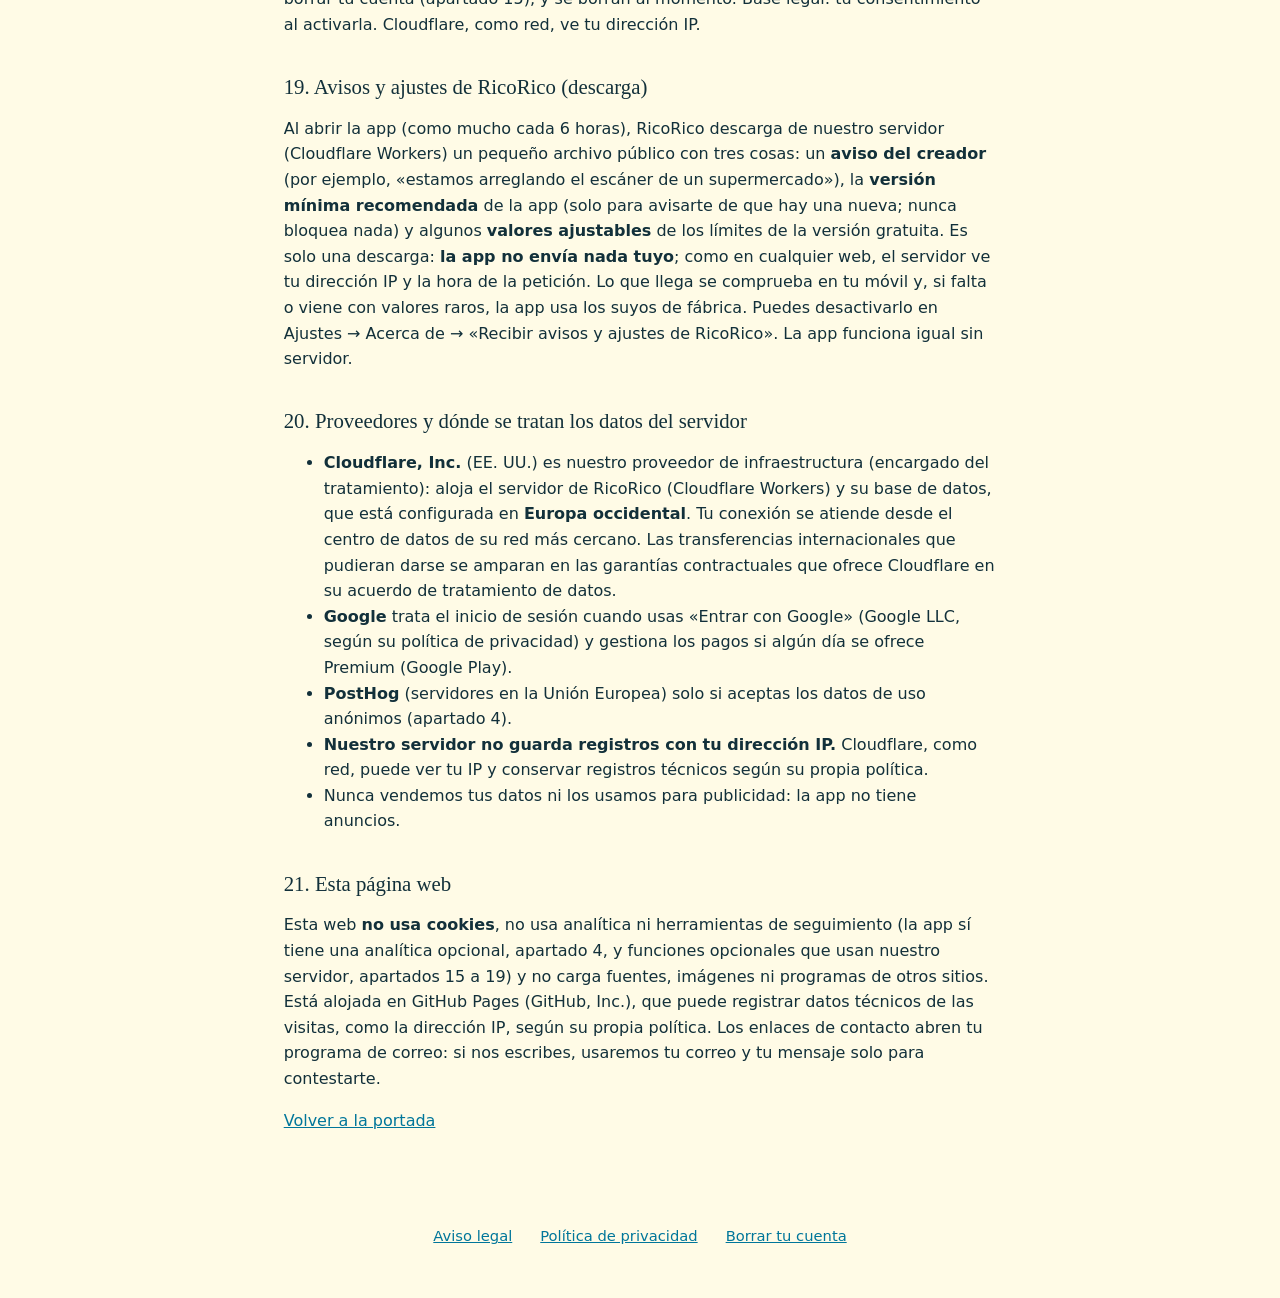
<file: privacidad.html>
<!doctype html>
<html lang="es">
<head>
<meta charset="utf-8">
<meta http-equiv="Content-Security-Policy" content="default-src 'none'; img-src 'self' data:; style-src 'self' 'unsafe-inline'; script-src 'self'; base-uri 'none'; form-action 'none'">
<meta name="referrer" content="strict-origin-when-cross-origin">
<meta name="viewport" content="width=device-width, initial-scale=1">
<title>Política de privacidad · RicoRico</title>
<meta name="description" content="Política de privacidad de la app RicoRico y de su web: qué datos se guardan (en tu móvil), qué funciones opcionales usan nuestro servidor, qué no se guarda, y tus derechos.">
<meta name="theme-color" content="#FFFBE6">
<link rel="icon" href="img/favicon.ico" sizes="any">
<link rel="apple-touch-icon" href="img/apple-touch-icon.png">
<link rel="canonical" href="https://5pabos.github.io/ricorico-web/privacidad.html">
<link rel="stylesheet" href="css/estilo.css">
</head>
<body>
<a class="saltar" href="#principal">Saltar al contenido</a>
<header class="cabecera"><div class="contenedor"><a class="marca" href="./">RicoRico</a></div></header>
<main id="principal" class="contenedor texto">
<h1>Política de privacidad de RicoRico</h1>
<p>Última actualización: 15/11/2026</p>
<h2>1. Quién es el responsable</h2>
<ul>
<li>Responsable: Roberto Arenas Villalba</li>
<li>Contacto para temas de privacidad: <a href="mailto:appricorico@gmail.com">appricorico@gmail.com</a></li>
<li>Dirección: Laguna Beach, Vera Playa (04621), Almería, España</li>
</ul>
<h2>2. Qué es RicoRico y qué guarda</h2>
<p>RicoRico es una app de cocina: inventario de alimentos, lista de la compra y recetas. <strong>Todo lo que escribes o escaneas se guarda en tu móvil</strong>, en el almacenamiento privado de la app, y la app funciona igual sin cuenta y sin internet. RicoRico tiene además un <strong>servidor opcional</strong> (Cloudflare Workers) que solo se usa si tú activas alguna de estas funciones, cada una con su permiso y todas explicadas más abajo: tener una cuenta con Google (apartado 15), compartir lo que aprendes con otros usuarios (16), sincronizar la casa por internet (17), la copia de seguridad en la nube (18), y recibir avisos y ajustes de RicoRico (19). <strong>Nuestro servidor nunca recibe tu inventario, tu lista, tus recetas, tus tickets, tus notas ni tus hábitos de consumo en claro</strong>: lo único que podría guardar de ellos es una copia cifrada en tu móvil con una clave que solo tienes tú o tu casa, que no puede leer (apartados 17 y 18).</p>
<p>Datos que se guardan en tu móvil: tu inventario, lista de la compra, diccionario de productos aprendido, historial de compras, precios vistos, recetas elegidas, logros, ajustes, notas de fallos que escribes, el código de desbloqueo si lo usas, si la usas, la información de tu «casa» compartida y, si entras con tu cuenta, tu sesión (guardada cifrada con el almacén de claves de Android).</p>
<h2>3. Tickets de compra</h2>
<p>Al escanear un ticket, la foto se procesa <strong>en tu móvil</strong> (lector de documentos y reconocimiento de texto de Google ML Kit, que se ejecutan en el dispositivo). La foto se borra al terminar; solo se conserva el texto de los productos. Ese texto no sale de tu móvil salvo que tú lo compartas: el botón «Guardar el texto del último ticket» abre el menú de compartir de Android con una versión sin números largos (NIF, tarjeta, teléfono) y sin correos, y el botón «Enviar ticket» del Diccionario abre un correo que revisas antes de enviar.</p>
<h2>4. Datos de uso anónimos (opcional)</h2>
<p>La primera vez que abres la app se te pregunta si quieres ayudar a mejorarla. <strong>Por defecto está desactivado.</strong> Si aceptas:</p>
<ul>
<li>Se envían a PostHog (servidores en la Unión Europea) eventos como «abrió la pestaña Recetas», «escaneó un ticket (40 líneas, 30 ignoradas)» o «cocinó la receta 12», más la versión de la app, el tamaño de letra y la apariencia elegidos.</li>
<li>Si la app se cierra por un error, se envía el tipo de error y el lugar del código, nunca el mensaje ni tus datos.</li>
<li>Van asociados a un <strong>número aleatorio</strong> que genera la app, sin relación con tu teléfono, correo ni cuenta.</li>
<li><strong>Nunca</strong> se envían nombres de productos, líneas de tickets, precios, cantidades, tu inventario, tu lista de la compra, el código de tu casa ni el texto de tus notas.</li>
<li>La dirección IP llega al servidor como en cualquier conexión a internet; en el proyecto de PostHog está configurado para no guardarla.</li>
<li>Base legal: tu consentimiento. Puedes retirarlo cuando quieras en Ajustes → Mejorar la app. «Borrar mi identificador» genera uno nuevo y descarta lo que no se haya enviado.</li>
<li>Conservación: el plan de PostHog que usamos conserva los eventos como máximo 12 meses. No los usamos para nada más que mejorar la app, y puedes pedir que se borren antes (ver más abajo).</li>
<li>Borrado de lo ya enviado: en Ajustes → Mejorar la app ves tu número aleatorio; si quieres que se borre lo enviado con él, escribe a <a href="mailto:appricorico@gmail.com">appricorico@gmail.com</a> indicando ese número y lo borramos de PostHog.</li>
</ul>
<h2>5. Casa compartida</h2>
<p>Si activas la casa compartida, los móviles de tu casa intercambian inventario y lista por la <strong>red wifi local</strong> (tienen que estar en la misma wifi), cifrados con una clave derivada del código de la casa. Por defecto no pasa por ningún servidor nuestro. Si activas «Sincronizar también fuera de casa» (apartado 17), también se sincroniza por internet con cifrado en tu móvil. La casa compartida es gratuita.</p>
<h2>6. Copias de seguridad</h2>
<ul>
<li>Copia manual: «Exportar datos» crea un archivo en la ubicación que elijas (por ejemplo, Google Drive). No incluye el código de tu casa.</li>
<li>Copia automática de Android: Android puede guardar datos de la app en tu cuenta de Google si tienes activada esa copia en tu móvil. Se rige por las condiciones de Google.</li>
</ul>
<h2>7. Notificaciones</h2>
<p>La app puede mostrar un aviso diario con lo que caduca. Se calcula en tu móvil. Puedes desactivarlo en los ajustes de Android.</p>
<h2>8. Fuentes de datos y atribuciones</h2>
<ul>
<li>Fotos de recetas: aportadas por el creador de la app (de Pexels, con licencia Pexels) o de Wikimedia Commons, con sus créditos en Ajustes → Acerca de → Créditos de las fotos.</li>
<li>Precios: estimaciones aproximadas a partir de tus tickets y de índices de precios orientativos basados en el estudio de supermercados de la OCU 2026 (fuente citada en la app). Solo se conocen con detalle los índices de las cadenas más baratas; el resto son valores orientativos, no precios reales de las tiendas.</li>
<li>Alérgenos, dietas y «apto para SIBO»: orientativos; no sustituyen el consejo de un médico o nutricionista ni la etiqueta del producto.</li>
</ul>
<h2>9. Tus derechos</h2>
<p>Puedes pedir acceso, rectificación, supresión, limitación, oposición y portabilidad de tus datos personales escribiendo a <a href="mailto:appricorico@gmail.com">appricorico@gmail.com</a>. Casi todo lo que guarda RicoRico está en tu móvil y puedes borrarlo desinstalando la app o con «Borrar datos» en los ajustes de Android. Lo poco que haya en nuestro servidor (cuenta, regalo, envíos al diccionario, casa y copia cifradas) puedes borrarlo tú mismo desde la app (apartados 15 a 18) o pidiéndolo a <a href="mailto:appricorico@gmail.com">appricorico@gmail.com</a>. Si crees que se han vulnerado tus derechos puedes reclamar ante la Agencia Española de Protección de Datos (<a href="https://www.aepd.es">aepd.es</a>).</p>
<h2>10. Menores</h2>
<p>RicoRico no está dirigida a menores de 14 años y no recoge datos para identificarlos.</p>
<h2>11. Cambios</h2>
<p>Si esta política cambia, se publicará aquí la nueva versión y, si el cambio es importante, se avisará en la app.</p>
<h2>12. Versión gratuita, códigos de desbloqueo y Premium</h2>
<p>RicoRico es gratuita y tiene algunos límites de uso (por ejemplo, el número de tickets que puedes escanear al mes, los platos que puedes apuntar a la vez, y la comparativa entre todos los supermercados). La casa compartida es gratuita. El resto de la app es gratuito.</p>
<p><strong>Códigos de desbloqueo.</strong> El creador de la app puede dar un código a determinadas personas (beta, testers, familiares) que desbloquea las funciones limitadas hasta una fecha. Lo pegas en Ajustes → Premium → «Tengo un código». La app lo comprueba <strong>en tu móvil</strong>, mediante una firma digital, sin conectarse a internet. El código se guarda solo en tu móvil y no se envía a ningún servidor.</p>
<p><strong>Códigos de regalo (opcional, requieren cuenta).</strong> El creador de la app puede dar un código de regalo (testers, personas que ayudan a mejorar la app) que da Premium gratis durante un tiempo. No se vende ni se cobra nada por él. Lo canjeas en Ajustes → Mi cuenta: la app envía el código a nuestro servidor, que comprueba que es válido y lo liga a tu cuenta; el servidor guarda un hash del código (no el código), qué cuenta lo canjeó, cuándo empieza y cuándo termina. El regalo te sigue a cualquier móvil donde entres con tu cuenta. Al terminar no se cobra nada y vuelven los límites de la versión gratuita sin perder datos. Si borras tu cuenta, se borra el regalo. Al borrar tu cuenta se borra también lo que enviaste en bruto al diccionario compartido con ella; las parejas que ya fueron aceptadas por varias personas son anónimas y no se pueden separar. Los códigos de regalo canjeados se quedan como «usados» sin ligarse a nadie, y si eras el amigo invitado, la invitación queda sin ligarse a ninguna cuenta. Base legal: tu consentimiento al canjear el código.</p>
  <p><strong>Invita a un amigo (opcional, requiere cuenta).</strong> Si invitas a alguien, la app pide a nuestro servidor un código de un solo uso que va en un enlace que tú compartes con quien quieras (RicoRico no lee tus contactos ni manda mensajes por ti). El servidor guarda un hash del código, la cuenta que invita, la cuenta que lo canjea, y las fechas de creación, canje y finalización; nunca correos ni nombres. Cuando el amigo escanea su primer ticket, la app avisa al servidor (sin enviar el ticket) y los dos reciben 1 mes de Premium como regalo (hasta 6 meses al año por invitar). Si borras tu cuenta, se borran tus invitaciones; si la borra el amigo, la invitación queda sin ligarse a ninguna cuenta. Base legal: tu consentimiento al invitar o al aceptar la invitación.</p>
  <p><strong>Cuenta con correo y contraseña (opcional).</strong> Además de «Entrar con Google», puedes crear una cuenta con un correo y una contraseña. Tu correo <strong>no se guarda en claro</strong>: el servidor guarda solo un código irreconocible calculado a partir de él (sirve para reconocerte al entrar, no para escribirte) y tu contraseña protegida con un cifrado de un solo sentido (con sal y una clave secreta del servidor); nunca la vemos. Ahora mismo <strong>no verificamos el correo ni podemos recuperar una contraseña olvidada</strong> (no enviamos correos de cuenta): guárdala bien. <strong>Regalo de bienvenida:</strong> la primera vez que una persona crea una cuenta recibe 3 meses de Premium sin coste. Para que borrar la cuenta y volver a crearla no repita el regalo, el servidor conserva el código irreconocible de esa identidad (no tu correo ni tu nombre) aunque borres la cuenta. <strong>Novedades por correo (opcional, con tu consentimiento):</strong> si marcas la casilla en Ajustes → Novedades por correo y escribes tu correo, guardamos ese correo <strong>en claro</strong> en nuestro servidor, solo para escribirte novedades de RicoRico, hasta que te des de baja (desde Ajustes o con el enlace de cada correo). No enviamos publicidad de terceros ni compartimos tu correo. Base legal: tu consentimiento, que puedes retirar cuando quieras.</p>
<p><strong>Premium (requiere cuenta).</strong> Premium solo se puede usar con la sesión iniciada (apartado 15): lo gratuito funciona igual sin cuenta. Si se ofrece como suscripción, el pago, la renovación y la cancelación los gestiona <strong>Google Play</strong>: nosotros no recibimos tu tarjeta ni tus datos de pago. Al comprar, la app pasa a Google Play un identificador ofuscado de tu cuenta de RicoRico (un código calculado a partir de tu identificador de Google, nunca tu correo) para ligar la compra a tu cuenta. Para comprobar que la suscripción es válida, la app envía a nuestro servidor (Cloudflare Workers; base de datos en Europa) <strong>el código de la compra</strong> de Google Play y el identificador del producto, junto con tu sesión, y recibe un permiso firmado de 7 días con la fecha del servidor. El servidor guarda una huella abreviada de la compra (no el código), su estado, su caducidad y el hash de tu cuenta de Google, para impedir que una misma compra active Premium en dos cuentas y para detectar abusos. <strong>No se envía ni se guarda tu inventario, tu lista, tus recetas ni tus tickets.</strong> Sin conexión, el último permiso vale hasta 7 días; después vuelven los límites de la versión gratuita sin perder tus datos. Al cerrar sesión, Premium se desactiva en ese móvil. Si borras tu cuenta, se borra la compra ligada en nuestro servidor, pero <strong>no se cancela tu suscripción de Google Play</strong>: eso se hace en Google Play → Pagos y suscripciones. Cloudflare, como proveedor de la red, ve la dirección IP de la conexión para poder atenderla y frenar abusos. Base legal: ejecución del contrato de suscripción.</p>
<h2>13. Lista de espera de Premium (opcional)</h2>
<p>Mientras Premium no esté a la venta, la app puede enseñarte un botón para apuntarte a una lista de espera. Es un <strong>formulario externo de Google Forms</strong> al que decides si te apuntas: la app no envía ni guarda tu correo. Si te apuntas, usaremos tu correo únicamente para avisarte del posible lanzamiento de Premium y puedes pedir que lo borremos escribiendo a <a href="mailto:appricorico@gmail.com">appricorico@gmail.com</a>. Base legal: tu consentimiento al enviar el formulario. Conservaremos tu correo hasta el lanzamiento de Premium o hasta que pidas su borrado, y como máximo 24 meses. El responsable es el indicado en el apartado 1; Google Forms actúa como proveedor del formulario.</p>
<h2>14. Mejoras del diccionario (descarga)</h2>
<p>Una vez al día, la app puede descargar un archivo público con parejas «texto de un ticket → ingrediente» que reconocen otros usuarios, para entender mejor tus tickets. Es solo una <strong>descarga</strong>: la app no envía nada tuyo. Como en cualquier página web, el servidor donde está alojado el archivo (nuestro servidor en Cloudflare o, si este no responde, GitHub Pages) puede ver tu dirección IP y la hora de la petición. Esta descarga <strong>viene activada</strong> porque solo descarga y no envía nada tuyo; puedes desactivarla en Ajustes → Diccionario y tickets → «Recibir mejoras del diccionario». Lo que tú enseñas a la app se queda en tu móvil y siempre tiene prioridad sobre lo descargado. Enviar lo que aprendes es otra cosa, aparte y apagada por defecto (apartado 16).</p>
<h2>15. Cuenta de RicoRico con Google (opcional)</h2>
<p>Puedes crear una cuenta de RicoRico con «Entrar con Google» desde Ajustes → Mi cuenta. <strong>Es opcional y nada de lo gratuito la pide.</strong> Al entrar, la app envía a nuestro servidor (Cloudflare Workers; base de datos en Europa) el identificador firmado que te da Google y solo comprueba que es válido: <strong>no guardamos tu correo, tu nombre ni tu foto</strong>, solo un código irreconocible calculado con una clave secreta a partir de tu identificador de Google, la fecha de creación y de último acceso, y los datos de las sesiones abiertas (un código con hash, su fecha de creación y de caducidad). El nombre que ves en Ajustes se queda en tu móvil. Nunca se envían tu inventario, tu lista ni tus tickets. La sesión se guarda en tu móvil cifrada con el almacén de claves de Android y dura hasta 90 días (puedes cerrarla antes). Base legal: tu consentimiento al pulsar «Entrar con Google». <strong>Borrar la cuenta:</strong> en Ajustes → Mi cuenta → «Borrar mi cuenta» (se borra al momento todo lo asociado en el servidor) o siguiendo <a href="borrar-cuenta.html">borrar-cuenta.html</a>. Cloudflare, como red, ve tu dirección IP; Google ve que usas «Entrar con Google» en RicoRico.</p>
<h2>16. Compartir lo que aprendes con otros usuarios (opcional, apagado por defecto)</h2>
<p>Puedes activar «Compartir lo que aprendo con otros usuarios» de dos formas, siempre por decisión tuya: en Ajustes → Diccionario y tickets, o cuando la app te lo pregunte la primera vez que corrijas o confirmes a mano un producto de un ticket (una tarjeta pequeña con un ejemplo real tuyo y dos botones iguales, «Sí, ayudar» y «Ahora no»; no se pregunta al instalar la app ni durante el test inicial). <strong>Está apagado hasta que lo actives</strong>, nunca viene marcado por defecto y no necesita cuenta. La pantalla «¿Qué se envía?» te enseña ejemplos reales de tus propias parejas y lo que nunca se envía. Si dices «Ahora no» (o cierras la tarjeta sin contestar), la app respeta tu decisión: como mucho te lo vuelve a preguntar una única vez, pasados al menos 14 días y tras otra corrección tuya; si vuelves a decir que no, o lo apagas en Ajustes, no se vuelve a preguntar. En tu móvil se guarda cuándo y desde dónde diste el permiso y la versión del texto que viste (no se envía a ningún sitio); si algún día cambia lo que se envía, el envío se pausa y te lo pediremos otra vez. Quien lo tiene activado ve cuántos productos ha enseñado y cuántos ya reconoce la app de todos (se calcula en tu móvil con el diccionario que descargas; no sabemos cuántos usuarios se benefician) y puede conseguir un logro; quien no lo activa no pierde ni ve bloqueado nada. Si lo activas, una vez por semana y solo con wifi la app envía a nuestro servidor (Cloudflare Workers; base de datos en Europa) como máximo 200 parejas «texto de una línea de ticket → ingrediente» que tú hayas confirmado (por ejemplo «leche entera hacendado» → leche), con un ingrediente de la lista de la app. <strong>Nunca se envían</strong> las líneas marcadas «no es comida», precios, tiendas, fechas, fotos, tu inventario ni tu lista, y se descartan los textos con números largos, direcciones web, correos o palabras de pago (se filtra en tu móvil y otra vez en el servidor). Cada envío lleva un número aleatorio de tu móvil (distinto del de las estadísticas), o el de tu cuenta si has entrado, solo para contar cuántos móviles distintos confirman lo mismo; en el servidor se guarda únicamente un código irreconocible calculado a partir de él. Una pareja solo pasa al diccionario de todos cuando la confirman varios móviles distintos y sin contradicciones; las dudosas las revisa el creador. Los envíos en bruto se borran a los 90 días. Puedes apagarlo cuando quieras y pulsar «Borrar lo que envié» para que se borre del servidor lo que enviaste; <strong>lo que ya se haya aceptado en el diccionario compartido es anónimo y se mezcla con lo de otros, así que no se puede separar ni borrar</strong>. Base legal: tu consentimiento al activarlo. Cloudflare, como red, ve tu dirección IP.</p> Para evitar que se llene de datos falsos, una pareja solo se acepta cuando la envían al menos 3 cuentas distintas (por eso compartir lo que aprendes solo cuenta si has entrado con tu cuenta).
<h2>17. Casa compartida por internet (opcional, apagada por defecto)</h2>
<p>En la pantalla de tu casa puedes activar «Sincronizar también fuera de casa» para que los móviles de tu casa se pongan al día también por internet (por ejemplo, desde el súper). <strong>Está apagado hasta que lo actives, es una decisión de cada móvil y no necesita cuenta.</strong> Antes de salir del móvil, cada cambio (productos, lista de la compra, diccionario, votaciones…) se <strong>cifra en tu móvil con la clave de tu casa</strong> (AES-GCM, derivada del código de la casa, que nunca sale del móvil). Nuestro servidor (Cloudflare Workers; base de datos en Europa) <strong>solo guarda y reparte texto cifrado que no puede leer</strong>. Lo que sí ve: un identificador de tu casa derivado del código con una clave distinta (no permite deducir el código), identificadores seudónimos de cada registro, la fecha de cada cambio, si es un borrado, su tamaño, cuándo se conecta cada móvil y su dirección IP como en cualquier conexión. Para que un móvil que vuelve tras días sin conexión no pise cambios recientes, el servidor conserva solo la versión más reciente de cada registro; los borrados se limpian a los 30 días y la copia de una casa sin uso durante 90 días se elimina entera. Con el interruptor activado y la app a la vista, el móvil consulta al servidor cada 30 segundos. Puedes apagarlo cuando quieras y pulsar «Borrar la copia en internet» para que se borre del servidor todo lo de tu casa (los móviles conservan sus datos; si otro móvil sigue con el interruptor activado, volverá a subir su copia cifrada). Tener el código de la casa equivale a tener acceso a ella: compártelo solo con quien vive contigo. Base legal: tu consentimiento al activarlo.</p>
<h2>18. Copia de seguridad en la nube (opcional, requiere cuenta)</h2>
<p>Si has entrado con tu cuenta (apartado 15), en Ajustes → Copia de seguridad puedes activar la <strong>copia en la nube</strong>. <strong>Está apagada hasta que la actives.</strong> Una vez por semana, solo con wifi y si hay cambios, la app comprime y <strong>cifra en tu móvil</strong> la misma copia de seguridad que ya puedes exportar a un archivo (inventario, lista de la compra, diccionario aprendido, hábitos, historial, estadísticas, notas, nombre; nunca el código de tu casa ni fotos) y la sube a nuestro servidor (Cloudflare Workers; base de datos en Europa), asociada a tu cuenta. El cifrado usa una clave que sale de un <strong>código de recuperación de 24 caracteres que la app te enseña una sola vez y que solo tienes tú</strong>: nuestro servidor guarda únicamente texto cifrado y no puede abrirlo. <strong>Si pierdes el código, la copia en la nube no se puede recuperar, ni por nosotros ni por nadie.</strong> Se conservan como máximo tus 3 últimas copias (tamaño máximo por copia: 400 KB cifrada). Para restaurarla en otro móvil entras con tu cuenta y escribes el código; la app te enseña qué trae y te pide confirmación antes de cambiar nada. Puedes borrar tus copias de la nube cuando quieras desde la app, desactivar la función, o borrar tu cuenta (apartado 15), y se borran al momento. Base legal: tu consentimiento al activarla. Cloudflare, como red, ve tu dirección IP.</p>
<h2>19. Avisos y ajustes de RicoRico (descarga)</h2>
<p>Al abrir la app (como mucho cada 6 horas), RicoRico descarga de nuestro servidor (Cloudflare Workers) un pequeño archivo público con tres cosas: un <strong>aviso del creador</strong> (por ejemplo, «estamos arreglando el escáner de un supermercado»), la <strong>versión mínima recomendada</strong> de la app (solo para avisarte de que hay una nueva; nunca bloquea nada) y algunos <strong>valores ajustables</strong> de los límites de la versión gratuita. Es solo una descarga: <strong>la app no envía nada tuyo</strong>; como en cualquier web, el servidor ve tu dirección IP y la hora de la petición. Lo que llega se comprueba en tu móvil y, si falta o viene con valores raros, la app usa los suyos de fábrica. Puedes desactivarlo en Ajustes → Acerca de → «Recibir avisos y ajustes de RicoRico». La app funciona igual sin servidor.</p>
<h2>20. Proveedores y dónde se tratan los datos del servidor</h2>
<ul>
<li><strong>Cloudflare, Inc.</strong> (EE. UU.) es nuestro proveedor de infraestructura (encargado del tratamiento): aloja el servidor de RicoRico (Cloudflare Workers) y su base de datos, que está configurada en <strong>Europa occidental</strong>. Tu conexión se atiende desde el centro de datos de su red más cercano. Las transferencias internacionales que pudieran darse se amparan en las garantías contractuales que ofrece Cloudflare en su acuerdo de tratamiento de datos.</li>
<li><strong>Google</strong> trata el inicio de sesión cuando usas «Entrar con Google» (Google LLC, según su política de privacidad) y gestiona los pagos si algún día se ofrece Premium (Google Play).</li>
<li><strong>PostHog</strong> (servidores en la Unión Europea) solo si aceptas los datos de uso anónimos (apartado 4).</li>
<li><strong>Nuestro servidor no guarda registros con tu dirección IP.</strong> Cloudflare, como red, puede ver tu IP y conservar registros técnicos según su propia política.</li>
<li>Nunca vendemos tus datos ni los usamos para publicidad: la app no tiene anuncios.</li>
</ul>
<h2>21. Esta página web</h2>
<p>Esta web <strong>no usa cookies</strong>, no usa analítica ni herramientas de seguimiento (la app sí tiene una analítica opcional, apartado 4, y funciones opcionales que usan nuestro servidor, apartados 15 a 19) y no carga fuentes, imágenes ni programas de otros sitios. Está alojada en GitHub Pages (GitHub, Inc.), que puede registrar datos técnicos de las visitas, como la dirección IP, según su propia política. Los enlaces de contacto abren tu programa de correo: si nos escribes, usaremos tu correo y tu mensaje solo para contestarte.</p>
<p><a href="./">Volver a la portada</a></p>
</main>
<footer class="pie"><div class="contenedor"><nav aria-label="Información legal"><a href="aviso-legal.html">Aviso legal</a><a href="privacidad.html">Política de privacidad</a><a href="borrar-cuenta.html">Borrar tu cuenta</a></nav></div></footer>
</body>
</html>
</file>
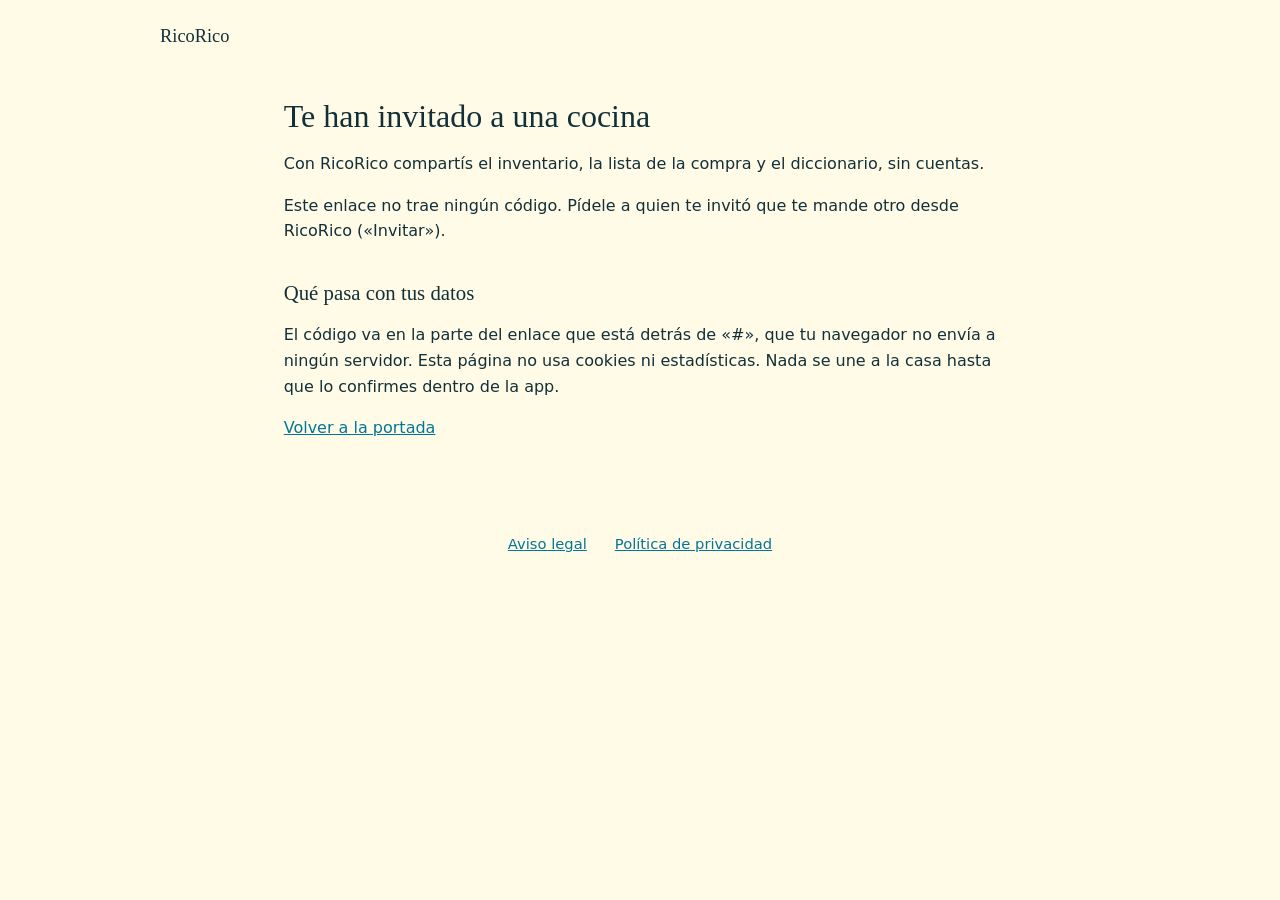
<file: unirse.html>
<!doctype html>
<html lang="es">
<head>
<meta charset="utf-8">
<meta http-equiv="Content-Security-Policy" content="default-src 'none'; img-src 'self' data:; style-src 'self' 'unsafe-inline'; script-src 'self'; base-uri 'none'; form-action 'none'">
<meta name="referrer" content="no-referrer">
<meta name="robots" content="noindex">
<meta name="viewport" content="width=device-width, initial-scale=1">
<title>Te han invitado a una cocina · RicoRico</title>
<meta name="theme-color" content="#FFFBE6">
<link rel="icon" href="img/favicon.ico" sizes="any">
<link rel="stylesheet" href="css/estilo.css">
</head>
<body>
<a class="saltar" href="#principal">Saltar al contenido</a>
<header class="cabecera"><div class="contenedor"><a class="marca" href="./">RicoRico</a></div></header>
<main id="principal" class="contenedor texto">
  <h1>Te han invitado a una cocina</h1>
  <p>Con RicoRico compartís el inventario, la lista de la compra y el diccionario, sin cuentas.</p>

  <p id="con-codigo" hidden>
    <a id="abrir" href="#" style="display:inline-block;padding:14px 22px;background:#23395B;color:#fff;border-radius:12px;text-decoration:none;font-weight:700">Abrir en RicoRico</a>
  </p>
  <p id="con-codigo2" hidden>Si el botón no abre la app, abre RicoRico, entra en <strong>Inventario → icono de la casa → Unirme</strong> y escribe este código: <strong id="codigo"></strong></p>
  <p id="sin-codigo" hidden>Este enlace no trae ningún código. Pídele a quien te invitó que te mande otro desde RicoRico («Invitar»).</p>

  <h2>Qué pasa con tus datos</h2>
  <p>El código va en la parte del enlace que está detrás de «#», que tu navegador no envía a ningún servidor. Esta página no usa cookies ni estadísticas. Nada se une a la casa hasta que lo confirmes dentro de la app.</p>
  <p><a href="./">Volver a la portada</a></p>
</main>
<footer class="pie"><div class="contenedor"><nav aria-label="Información legal"><a href="aviso-legal.html">Aviso legal</a><a href="privacidad.html">Política de privacidad</a></nav></div></footer>
<script src="js/unirse.js" defer></script>
</body>
</html>
</file>
<file: css/estilo.css>
/* Colores y estilo de la app (paleta #281). Sin fuentes ni recursos externos: tipografía del sistema. */
:root {
  --crema: #FFFBE6;
  --tinta: #12303A;
  --apagado: #3F5A55;
  --azul: #00769A;
  --turquesa: #00796B;
  --menta: #A9DDB8;
  --mantequilla: #FFEDA5;
  --mostaza: #8A6100;
  --terracota: #BF4F2A;
  --borde: #CFE0D5;
  --serif: Georgia, "Noto Serif", "Times New Roman", serif;
  --sans: system-ui, -apple-system, "Segoe UI", Roboto, "Helvetica Neue", Arial, sans-serif;
}
* { box-sizing: border-box; }
html { scroll-behavior: smooth; }
body { margin: 0; background: var(--crema); color: var(--tinta); font: 1rem/1.6 var(--sans); }
h1, h2, h3 { font-family: var(--serif); font-weight: 500; line-height: 1.2; margin: 0 0 .5em; }
a { color: var(--azul); }
a:focus-visible, .cta:focus-visible { outline: 3px solid var(--azul); outline-offset: 3px; border-radius: 4px; }
.saltar { position: absolute; left: .5rem; top: -4rem; z-index: 10; background: var(--tinta); color: #fff; padding: .7rem 1rem; border-radius: 8px; }
.saltar:focus { top: .5rem; outline: 3px solid var(--mantequilla); }
main:focus { outline: none; }
[id] { scroll-margin-top: 1rem; }
.contenedor { width: min(960px, 100% - 2rem); margin-inline: auto; }

.cabecera { padding: .9rem 0; }
.cabecera .contenedor { display: flex; justify-content: space-between; align-items: center; gap: 1rem; flex-wrap: wrap; }
.marca { display: inline-flex; align-items: center; min-height: 44px; font-family: var(--serif); font-size: 1.15rem; color: var(--tinta); text-decoration: none; font-weight: 500; }
.menu { display: flex; gap: 1.25rem; font-size: .95rem; }
.menu a { color: var(--apagado); text-decoration: none; padding: .75rem .25rem; min-height: 44px; display: inline-flex; align-items: center; }
.menu a:hover { color: var(--tinta); text-decoration: underline; }

.portada { text-align: center; padding: clamp(1.5rem, 4vw, 3rem) 0 clamp(1.5rem, 3vw, 2.5rem); }
.portada { position: relative; }
.portada img { width: 96px; height: 96px; border-radius: 22px; border: 2px solid var(--tinta); }
.portada h1 { font-size: clamp(2rem, 6vw, 2.75rem); margin: .8rem 0 .3rem; }
.lema { font-family: var(--serif); font-size: clamp(1.15rem, 3.4vw, 1.5rem); max-width: 28ch; margin: 0 auto 1.4rem; }
.cta { display: inline-block; background: var(--terracota); color: #fff; font-weight: 600; font-size: 1.05rem; padding: .8rem 1.8rem; border-radius: 2rem; text-decoration: none; }
.pie-cta { color: var(--apagado); font-size: .9rem; margin: .75rem 0 0; }

.seccion { padding: clamp(2.5rem, 6vw, 4.5rem) 0; }
.seccion > .contenedor > h2 { text-align: center; font-size: clamp(1.6rem, 3.2vw, 2.3rem); margin-bottom: 1.4rem; }
#contacto { padding-bottom: 1.5rem; }


.pie { padding: 1.6rem 0 2rem; text-align: center; color: var(--apagado); font-size: .92rem; }
.pie nav { display: flex; justify-content: center; gap: 1.25rem; flex-wrap: wrap; margin-bottom: .5rem; }
#contacto .correo { display: inline-block; padding: .6rem .25rem; }
.pie a { color: var(--azul); display: inline-block; padding: .6rem .25rem; }

/* páginas de texto (aviso legal, privacidad) */
.texto { max-width: 70ch; padding: 1.5rem 0 2.5rem; }
.texto h1 { font-size: 2rem; }
.texto h2 { font-size: 1.3rem; margin-top: 1.8em; }
.pendiente { background: var(--mantequilla); border-radius: 4px; padding: 0 .25em; }

@media (prefers-reduced-motion: reduce) { html { scroll-behavior: auto; } }
</file>
<file: css/inicio.css>
/* Portada nueva (Rico). Se carga después de estilo.css. Sin recursos externos. */
.menu { align-items: center; }
.cta-mini { font-size: .85rem; padding: .45rem 1rem; }
.pronto { font-size: .85em; color: var(--mostaza); font-weight: 500; }
.portada { text-align: left; padding: clamp(1rem, 3vw, 2.5rem) 0 1rem; }
.hero { display: flex; align-items: center; justify-content: space-between; gap: 1.5rem; flex-wrap: wrap; }
.hero-texto { flex: 1 1 340px; }
.portada h1 { font-size: clamp(2rem, 6vw, 3.1rem); margin: 0 0 .5rem; }
.lema { margin: 0 0 1.4rem; max-width: 30ch; }
.pie-cta { max-width: 46ch; }
.hero-rico { flex: 0 1 260px; text-align: center; margin-inline: auto; }
.hero-rico img { width: min(216px, 70vw); height: auto; border: 0; border-radius: 0; }
.globo { display: inline-block; background: #fff; border: 2px solid var(--tinta); border-radius: 16px; padding: .5rem .9rem; margin: 0 0 .4rem; font-family: var(--serif); font-size: 1rem; }
.carrusel { list-style: none; margin: 1.5rem 0 0; padding: .5rem 0 1rem; display: flex; gap: 1rem; overflow-x: auto; scroll-snap-type: x mandatory; -webkit-overflow-scrolling: touch; }
.carrusel li { flex: 0 0 auto; scroll-snap-align: center; }
.movil { margin: 0; text-align: center; font-size: .85rem; color: var(--apagado); }
.pantalla { width: 200px; height: 404px; border: 6px solid var(--tinta); border-radius: 28px; background: var(--mantequilla); display: flex; align-items: center; justify-content: center; margin-bottom: .4rem; overflow: hidden; }
.pantalla img { width: 120px; height: auto; border: 0; border-radius: 0; }
.pantalla .captura { width: 100%; height: 100%; object-fit: cover; }
.fondo { background: #FFF3C4; }
.seccion { padding: clamp(2rem, 5vw, 3.5rem) 0; }
.seccion h2 { font-size: clamp(1.5rem, 4vw, 2rem); }
.sub { color: var(--apagado); margin: 0 0 1rem; text-align: center; }
.centro { text-align: center; }
.centro img { max-width: 100%; height: auto; border: 0; border-radius: 0; }
.estrecho { max-width: 680px; }
.situaciones { display: grid; grid-template-columns: repeat(auto-fit, minmax(240px, 1fr)); gap: .75rem; align-items: start; }
details { background: #fff; border: 1.5px solid var(--borde); border-radius: 14px; padding: .8rem 1rem; }
details[open] { border-color: var(--turquesa); }
summary { cursor: pointer; font-weight: 600; min-height: 32px; }
details p { margin: .5rem 0 0; color: var(--apagado); }
.pasos { list-style: none; margin: 1rem 0 0; padding: 0; display: grid; grid-template-columns: repeat(auto-fit, minmax(220px, 1fr)); gap: 1.5rem; text-align: center; }
.pasos img { height: 120px; width: auto; border: 0; border-radius: 0; }
.pasos h3 { margin: .5rem 0 .25rem; font-size: 1.2rem; }
.pasos p { margin: 0; color: var(--apagado); }
.funciones { display: grid; grid-template-columns: repeat(auto-fit, minmax(240px, 1fr)); gap: 1rem; margin-top: 1rem; }
.funciones article { background: #fff; border: 1.5px solid var(--borde); border-radius: 14px; padding: 1rem 1.1rem; }
.funciones h3 { font-size: 1.1rem; margin: 0 0 .25rem; }
.funciones p { margin: 0; color: var(--apagado); }
.sellos { list-style: none; margin: 0; padding: 0; display: flex; flex-wrap: wrap; gap: .75rem; justify-content: center; }
.sellos li { background: var(--menta); color: var(--tinta); border-radius: 2rem; padding: .5rem 1.1rem; font-weight: 600; }
.estrecho details { margin-bottom: .6rem; }
@media (max-width: 600px) { .menu a { display: none; } .cta-mini { white-space: nowrap; } .hero-texto { text-align: center; } .lema, .pie-cta { margin-inline: auto; } }

/* Portada al estilo de la referencia: cabecera en pastilla flotante, título grande centrado, Rico asomando detrás de los móviles. */
.cabecera { padding: .8rem 0 0; }
.cabecera .contenedor { background: #fff; border-radius: 2rem; padding: .35rem .6rem .35rem 1.3rem; box-shadow: 0 4px 18px rgba(18, 48, 58, .08); }
.portada { text-align: center; padding-top: clamp(1.5rem, 4vw, 3rem); }
.hero { flex-direction: column; gap: 0; }
.hero-texto { flex: none; }
.portada h1 { font-size: clamp(2.4rem, 8vw, 4.2rem); line-height: 1.05; margin-bottom: .6rem; }
.lema { margin-inline: auto; max-width: 26ch; }
.pie-cta { margin-inline: auto; }
.hero-rico { position: relative; z-index: 0; flex: none; margin: 1rem auto -5.5rem; }
.carrusel { position: relative; z-index: 1; margin-top: 0; padding-top: 0; }
.carrusel li:first-child { margin-left: auto; }
.carrusel li:last-child { margin-right: auto; }
.pantalla { width: 220px; height: 444px; box-shadow: 0 10px 28px rgba(18, 48, 58, .15); background: #fff; }
.movil figcaption { margin-top: .5rem; font-weight: 600; color: var(--tinta); }
.globo { animation: globo 3s ease-in-out infinite; }
.hero-rico img { transform-origin: 50% 100%; animation: saltito 3.2s ease-in-out infinite; }
@keyframes saltito {
  0%, 55%, 100% { transform: translateY(0) scale(1, 1); }
  62% { transform: translateY(0) scale(1.05, .93); }
  74% { transform: translateY(-22px) scale(.97, 1.04); }
  86% { transform: translateY(0) scale(1.05, .93); }
  92% { transform: translateY(0) scale(1, 1); }
}
@keyframes globo { 0%, 100% { transform: translateY(0); } 50% { transform: translateY(-4px); } }
@media (prefers-reduced-motion: reduce) { .hero-rico img, .globo { animation: none; } }
.globo { display: table; margin: 0 auto .5rem; }
.hero-rico img { display: block; margin-inline: auto; }
</file>
